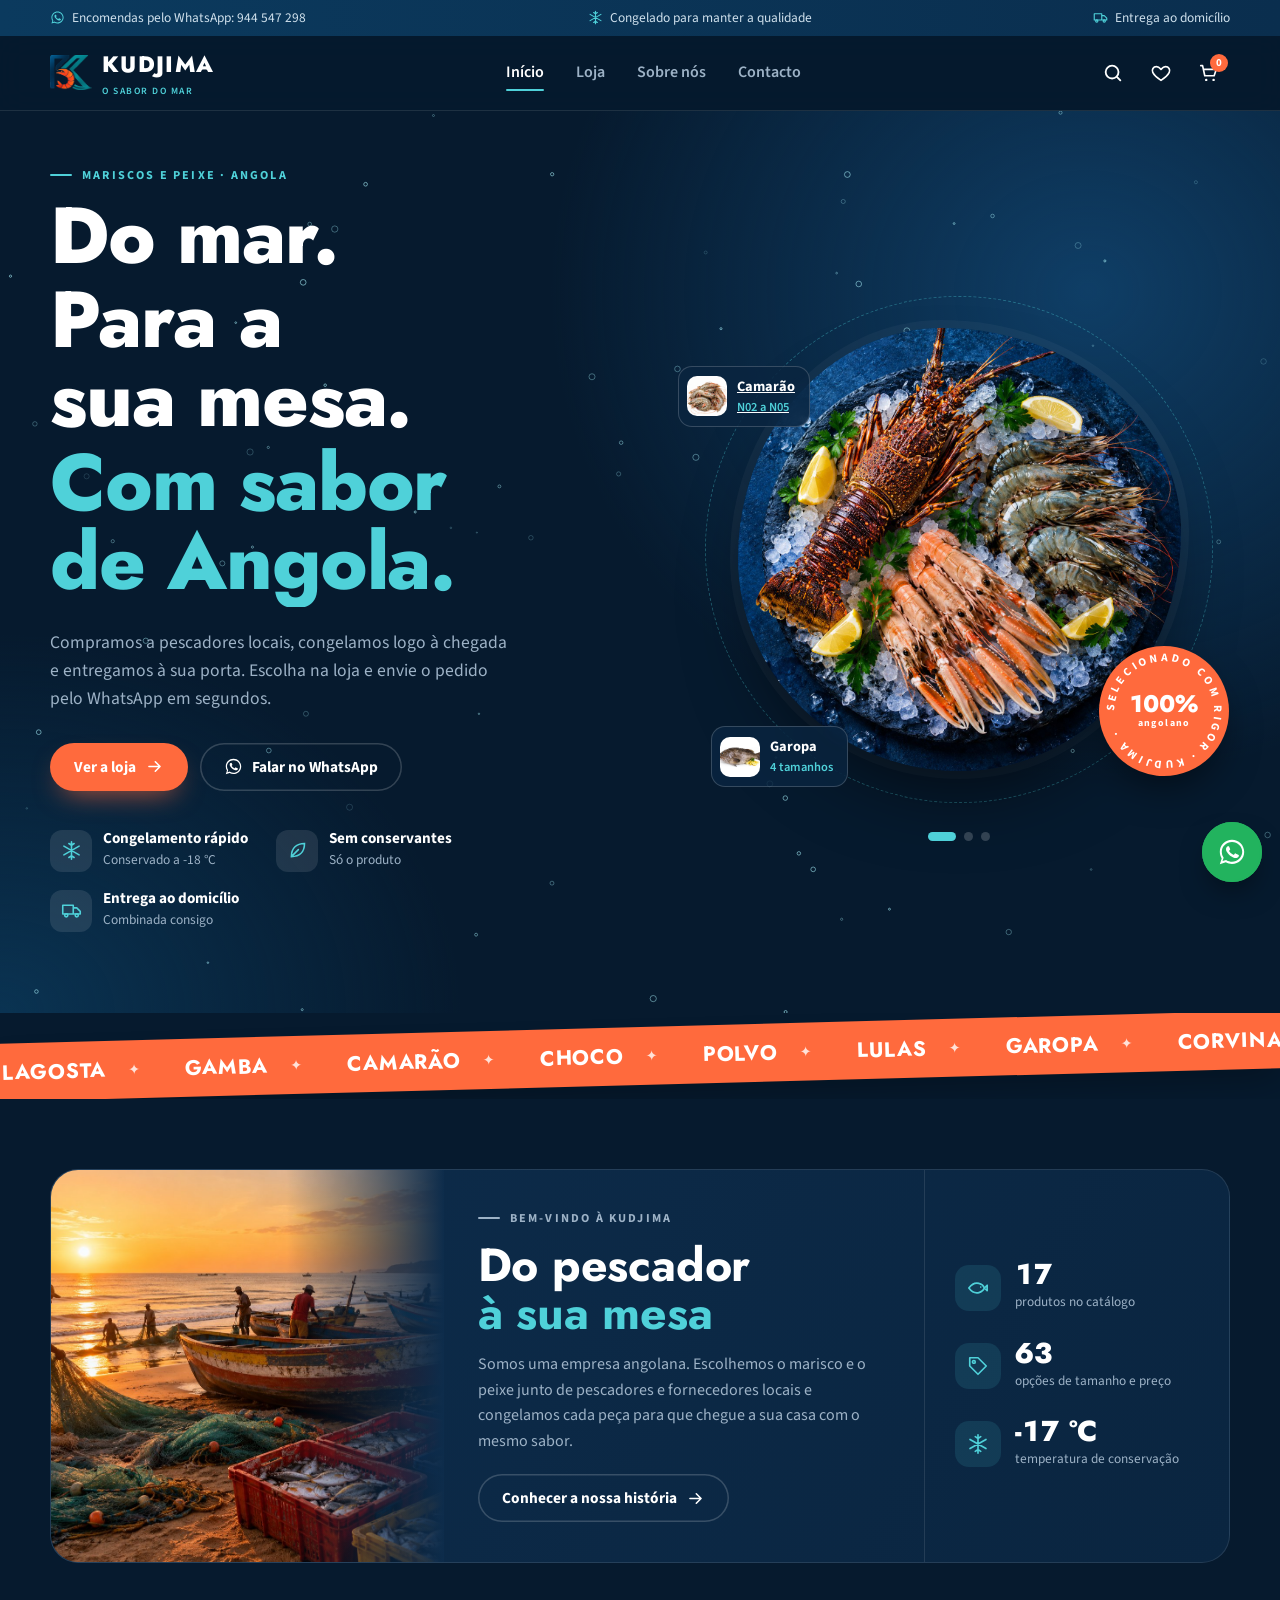
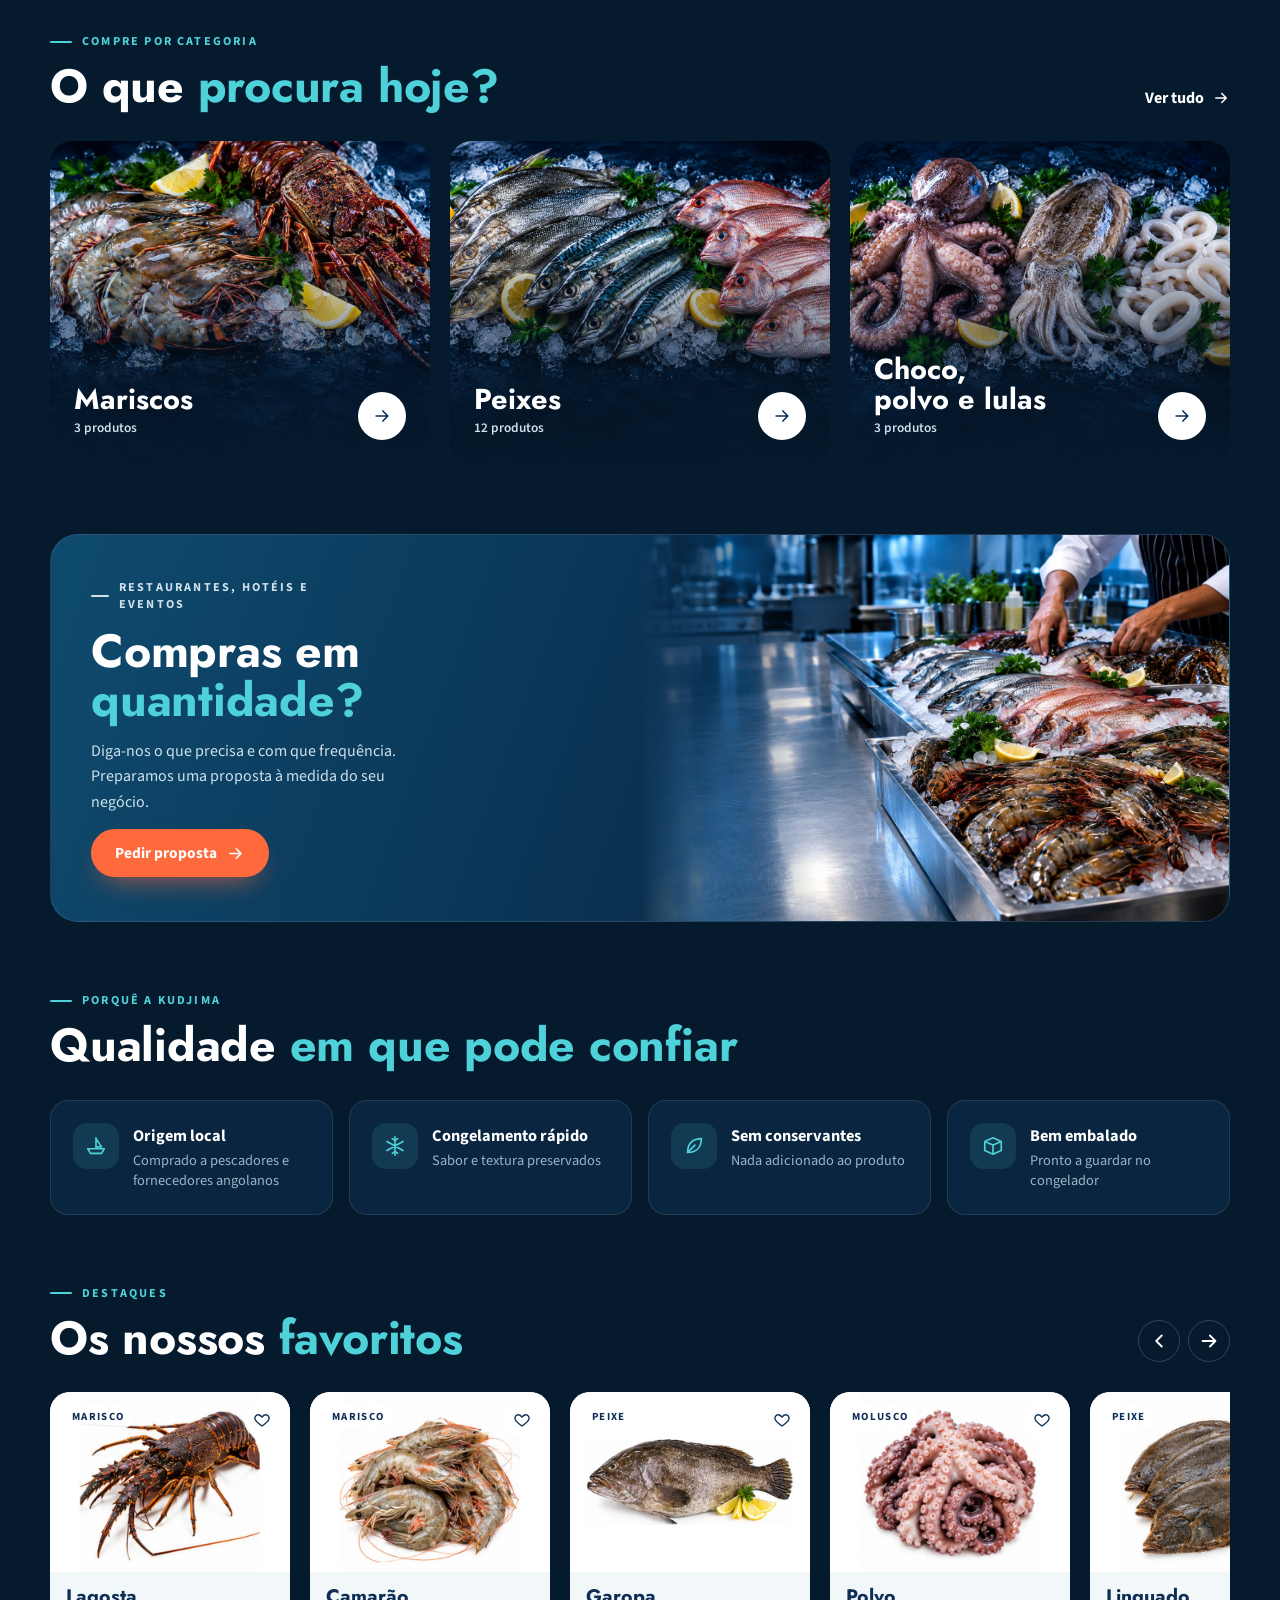
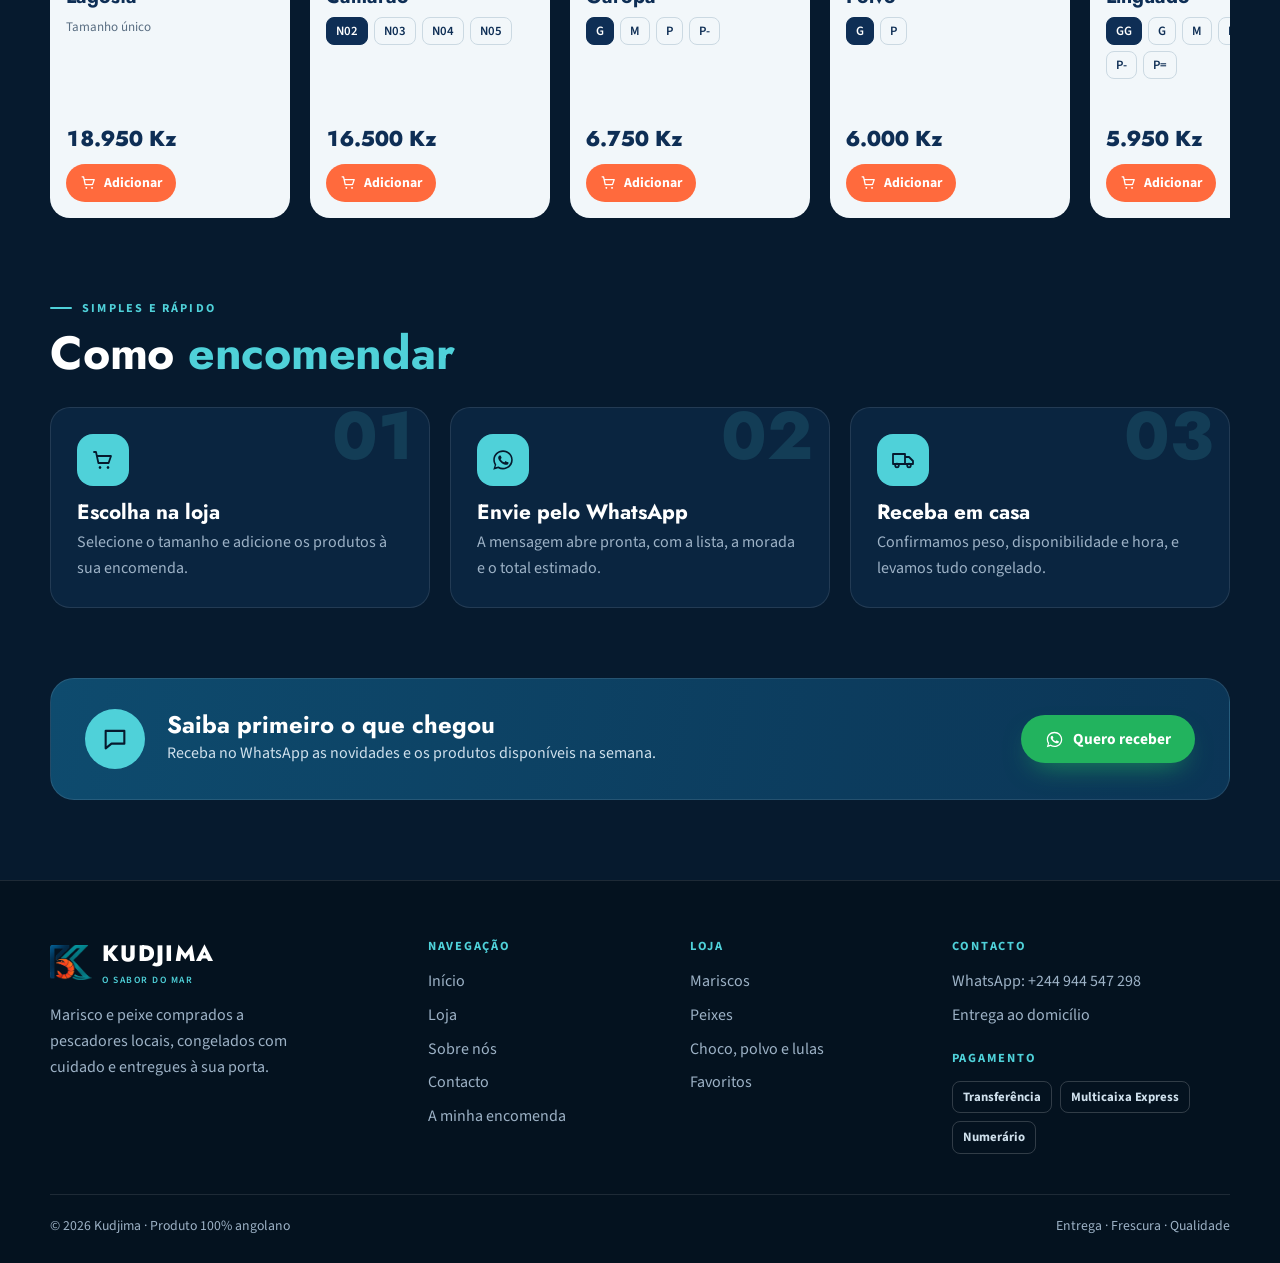
<file: index.html>
<!doctype html>
<html lang="pt">
<head>
<meta charset="utf-8">
<meta name="viewport" content="width=device-width, initial-scale=1, viewport-fit=cover">
<title>Kudjima Mariscos</title>
<meta name="description" content="Kudjima — O sabor do mar. Marisco e peixe selecionados, congelados com cuidado e entregues à sua porta. Encomendas pelo WhatsApp 944 547 298.">
<!-- Pré-visualização ao partilhar o link (WhatsApp, Facebook). Quando o site tiver domínio, troque "img/og-image.jpg" pelo endereço completo, ex.: https://SEU-DOMINIO/img/og-image.jpg -->
<meta property="og:title" content="Kudjima — O sabor do mar">
<meta property="og:description" content="Marisco e peixe selecionados, congelados com cuidado e entregues à sua porta. Encomende pelo WhatsApp.">
<meta property="og:image" content="img/og-image.jpg">
<meta property="og:type" content="website">
<link rel="icon" href="img/logo.png">

<link rel="preconnect" href="https://fonts.googleapis.com">
<link rel="stylesheet" href="https://fonts.googleapis.com/css2?family=Jost:wght@500;600;700;800&family=Source+Sans+3:wght@400;600;700&display=swap">
<link rel="stylesheet" href="assets/style.css">
</head>
<body>
<main id="page" data-page="home" class="page">
<section class="hero" style="padding-block:0">
  <canvas id="heroCanvas"></canvas>
  <div class="wrap">
    <div>
      <p class="kicker">Mariscos e peixe · Angola</p>
      <h1 class="h1"><span class="ln"><span>Do mar.</span></span><span class="ln"><span>Para a sua mesa.</span></span><span class="ln"><span><em>Com sabor de Angola.</em></span></span></h1>
      <p class="lead">Compramos a pescadores locais, congelamos logo à chegada e entregamos à sua porta. Escolha na loja e envie o pedido pelo WhatsApp em segundos.</p>
      <div class="ctas">
        <a class="btn btn-coral" href="loja.html">Ver a loja <svg class="arr" aria-hidden="true"><use href="#i-arrow"/></svg></a>
        <a class="btn btn-line" data-wa="Olá Kudjima! Gostaria de fazer uma encomenda." href="#"><svg aria-hidden="true"><use href="#i-wa"/></svg>Falar no WhatsApp</a>
      </div>
      <div class="trust">
        <div><span class="ic"><svg aria-hidden="true"><use href="#i-snow"/></svg></span><span><b>Congelamento rápido</b><small>Conservado a -18 °C</small></span></div>
        <div><span class="ic"><svg aria-hidden="true"><use href="#i-leaf"/></svg></span><span><b>Sem conservantes</b><small>Só o produto</small></span></div>
        <div><span class="ic"><svg aria-hidden="true"><use href="#i-truck"/></svg></span><span><b>Entrega ao domicílio</b><small>Combinada consigo</small></span></div>
      </div>
    </div>
    <div class="show">
      <div class="ring"></div>
      <div class="frame">
        <div class="slide on"><img src="img/hero-1.jpg" alt="Lagosta, lagostins e camarão sobre gelo"></div>
        <div class="slide"><img src="img/hero-2.jpg" alt="Garopa sobre gelo"></div>
        <div class="slide"><img src="img/hero-3.jpg" alt="Polvo, choco e lulas sobre gelo"></div>
      </div>
      <a class="chipf c1" href="produto.html#camarao"><img src="img/camarao.jpg" alt=""><span>Camarão<small>N02 a N05</small></span></a>
      <a class="chipf c2" href="produto.html#garopa" style="text-decoration:none"><img src="img/garopa.jpg" alt=""><span>Garopa<small>4 tamanhos</small></span></a>
      <div class="stamp"><svg class="txt" viewBox="0 0 130 130" aria-hidden="true"><defs><path id="circ" d="M65,65 m-50,0 a50,50 0 1,1 100,0 a50,50 0 1,1 -100,0"/></defs><text><textPath href="#circ">Selecionado com rigor · Kudjima · </textPath></text></svg><span class="core">100%<small>angolano</small></span></div>
      <div class="dots" id="dots"></div>
    </div>
  </div>
</section>

<div class="marqwrap" aria-hidden="true"><div class="marq"><div class="track" id="marq"></div></div></div>

<section>
  <div class="wrap">
    <div class="band rv">
      <div class="pic"><img src="img/sobre-pescador.jpg" alt="Pescadores a recolher as redes numa praia ao pôr do sol"></div>
      <div class="txt">
        <p class="kicker">Bem-vindo à Kudjima</p>
        <h2 class="h2">Do pescador <em>à sua mesa</em></h2>
        <p>Somos uma empresa angolana. Escolhemos o marisco e o peixe junto de pescadores e fornecedores locais e congelamos cada peça para que chegue a sua casa com o mesmo sabor.</p>
        <a class="btn btn-line" href="sobre.html">Conhecer a nossa história <svg class="arr" aria-hidden="true"><use href="#i-arrow"/></svg></a>
      </div>
      <div class="stats">
        <div class="stat"><span class="ic"><svg aria-hidden="true"><use href="#i-fish"/></svg></span><span><b data-to="18">18</b><small>produtos no catálogo</small></span></div>
        <div class="stat"><span class="ic"><svg aria-hidden="true"><use href="#i-tag"/></svg></span><span><b data-to="66">66</b><small>opções de tamanho e preço</small></span></div>
        <div class="stat"><span class="ic"><svg aria-hidden="true"><use href="#i-snow"/></svg></span><span><b data-to="18" data-pre="-" data-suf=" °C">-18 °C</b><small>temperatura de conservação</small></span></div>
      </div>
    </div>
  </div>
</section>

<section style="padding-top:0">
  <div class="wrap">
    <div class="head"><div><p class="kicker">Compre por categoria</p><h2 class="h2">O que <em>procura hoje?</em></h2></div><a class="more" href="loja.html">Ver tudo <svg aria-hidden="true"><use href="#i-arrow"/></svg></a></div>
    <div class="cats">
      <a class="catc rv" href="loja.html#mariscos"><img src="img/cat-mariscos.jpg" alt=""><div class="in"><div><h3>Mariscos</h3><small data-count="mariscos"></small></div><span class="go"><svg aria-hidden="true"><use href="#i-arrow"/></svg></span></div></a>
      <a class="catc rv" href="loja.html#peixes"><img src="img/cat-peixes.jpg" alt=""><div class="in"><div><h3>Peixes</h3><small data-count="peixes"></small></div><span class="go"><svg aria-hidden="true"><use href="#i-arrow"/></svg></span></div></a>
      <a class="catc rv" href="loja.html#moluscos"><img src="img/cat-moluscos.jpg" alt=""><div class="in"><div><h3>Choco, polvo e lulas</h3><small data-count="moluscos"></small></div><span class="go"><svg aria-hidden="true"><use href="#i-arrow"/></svg></span></div></a>
    </div>
  </div>
</section>

<section style="padding-top:0">
  <div class="wrap">
    <div class="promo rv">
      <div class="txt">
        <p class="kicker">Restaurantes, hotéis e eventos</p>
        <h2 class="h2">Compras em <em>quantidade?</em></h2>
        <p>Diga-nos o que precisa e com que frequência. Preparamos uma proposta à medida do seu negócio.</p>
        <a class="btn btn-coral" data-wa="Olá Kudjima! Represento um negócio e gostaria de uma proposta para encomendas em quantidade." href="#">Pedir proposta <svg class="arr" aria-hidden="true"><use href="#i-arrow"/></svg></a>
      </div>
      <div class="pic"><img src="img/banner-negocios.jpg" alt=""></div>
    </div>
  </div>
</section>

<section style="padding-top:0">
  <div class="wrap">
    <div class="head"><div><p class="kicker">Porquê a Kudjima</p><h2 class="h2">Qualidade <em>em que pode confiar</em></h2></div></div>
    <div class="feats">
      <div class="feat rv"><span class="ic"><svg aria-hidden="true"><use href="#i-boat"/></svg></span><span><b>Origem local</b><small>Comprado a pescadores e fornecedores angolanos</small></span></div>
      <div class="feat rv"><span class="ic"><svg aria-hidden="true"><use href="#i-snow"/></svg></span><span><b>Congelamento rápido</b><small>Sabor e textura preservados</small></span></div>
      <div class="feat rv"><span class="ic"><svg aria-hidden="true"><use href="#i-leaf"/></svg></span><span><b>Sem conservantes</b><small>Nada adicionado ao produto</small></span></div>
      <div class="feat rv"><span class="ic"><svg aria-hidden="true"><use href="#i-box"/></svg></span><span><b>Bem embalado</b><small>Pronto a guardar no congelador</small></span></div>
    </div>
  </div>
</section>

<section style="padding-top:0">
  <div class="wrap">
    <div class="head"><div><p class="kicker">Destaques</p><h2 class="h2">Os nossos <em>favoritos</em></h2></div>
      <div class="railnav"><button class="ib" id="railPrev" type="button" aria-label="Anterior" style="border:1px solid var(--line-2)"><svg aria-hidden="true"><use href="#i-left"/></svg></button><button class="ib" id="railNext" type="button" aria-label="Seguinte" style="border:1px solid var(--line-2)"><svg aria-hidden="true"><use href="#i-arrow"/></svg></button></div></div>
    <div class="rail" id="rail"></div>
  </div>
</section>

<section style="padding-top:0">
  <div class="wrap">
    <div class="head"><div><p class="kicker">Simples e rápido</p><h2 class="h2">Como <em>encomendar</em></h2></div></div>
    <ol class="steps">
      <li class="rv"><span class="ic"><svg aria-hidden="true"><use href="#i-cart"/></svg></span><h3>Escolha na loja</h3><p>Selecione o tamanho e adicione os produtos à sua encomenda.</p></li>
      <li class="rv"><span class="ic"><svg aria-hidden="true"><use href="#i-wa"/></svg></span><h3>Envie pelo WhatsApp</h3><p>A mensagem abre pronta, com a lista, a morada e o total estimado.</p></li>
      <li class="rv"><span class="ic"><svg aria-hidden="true"><use href="#i-truck"/></svg></span><h3>Receba em casa</h3><p>Confirmamos peso, disponibilidade e hora, e levamos tudo congelado.</p></li>
    </ol>
  </div>
</section>

<section style="padding-block:0">
  <div class="wrap">
    <div class="news rv">
      <span class="ic"><svg aria-hidden="true"><use href="#i-chat"/></svg></span>
      <div><h3>Saiba primeiro o que chegou</h3><p>Receba no WhatsApp as novidades e os produtos disponíveis na semana.</p></div>
      <a class="btn btn-wa" data-wa="Olá Kudjima! Quero receber as novidades e os produtos disponíveis." href="#"><svg aria-hidden="true"><use href="#i-wa"/></svg>Quero receber</a>
    </div>
  </div>
</section>
</main>
<script src="assets/app.js" charset="utf-8"></script>
</body>
</html>
</file>
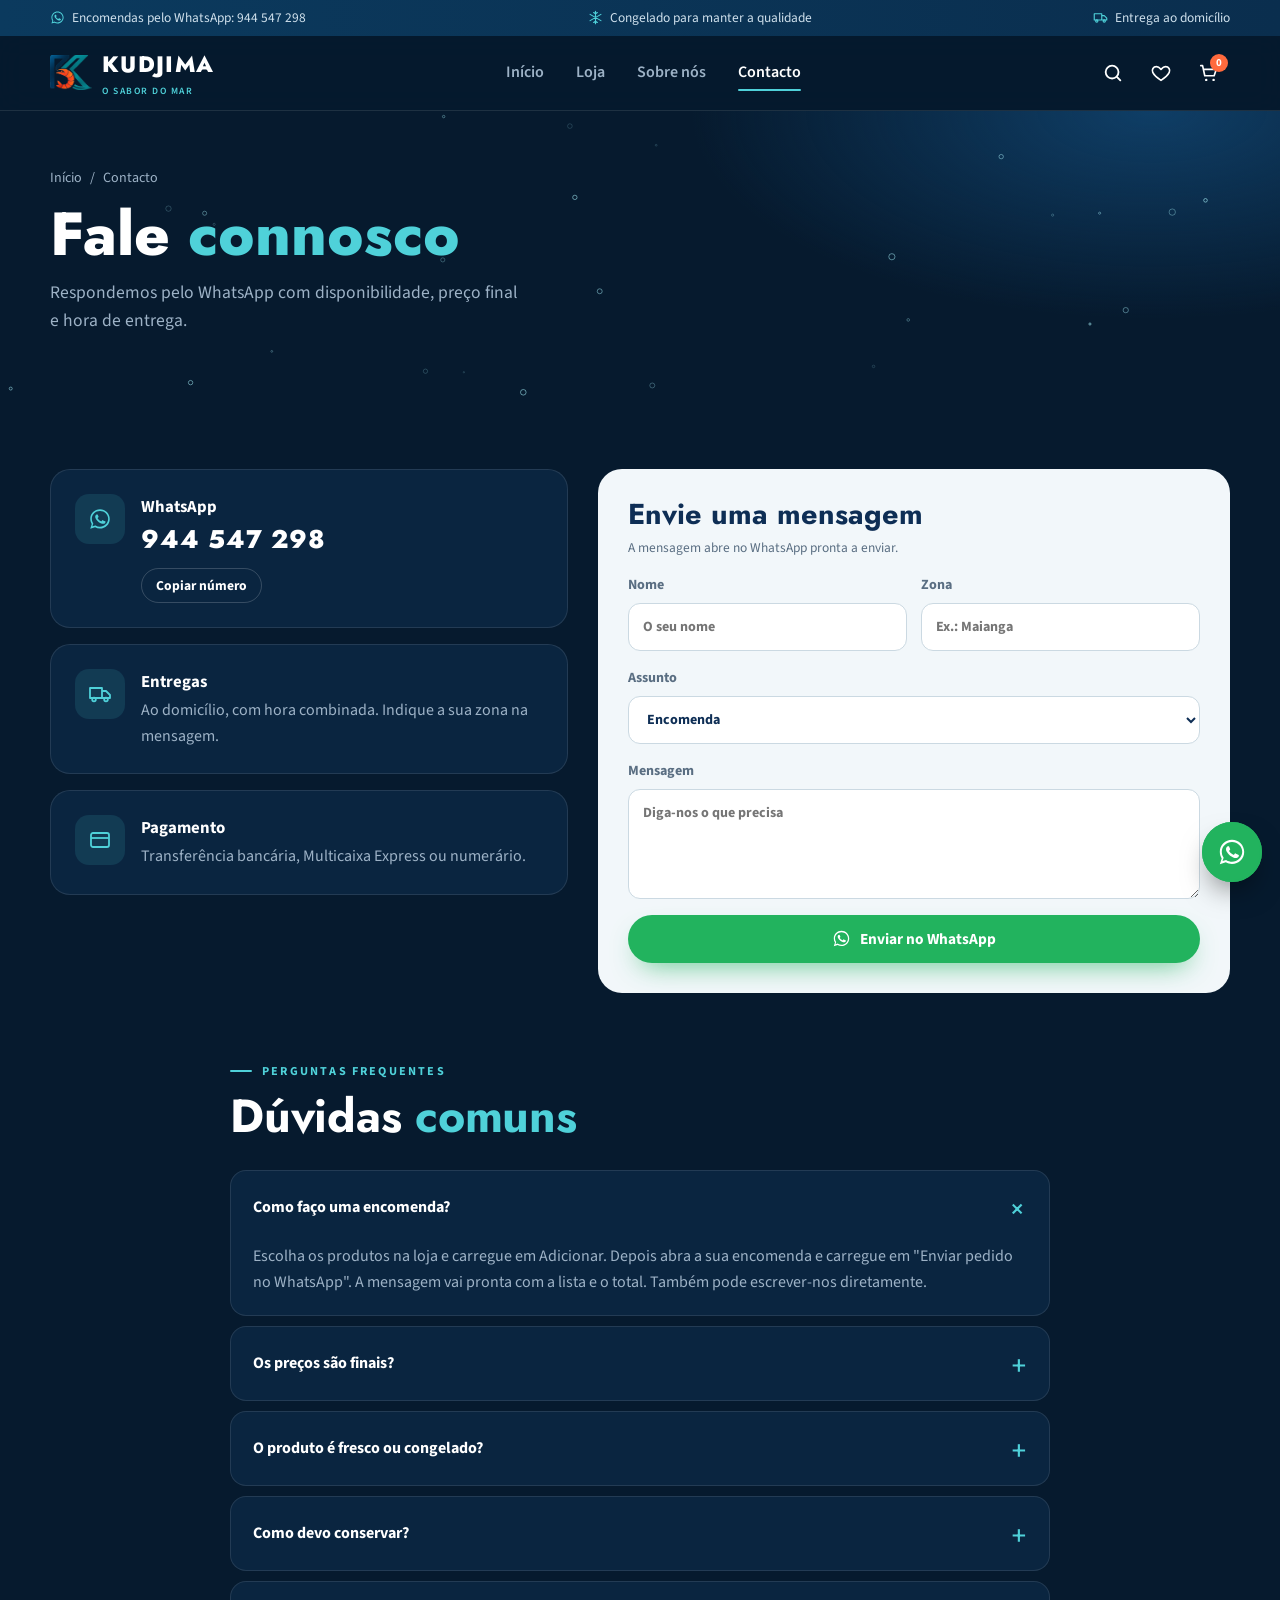
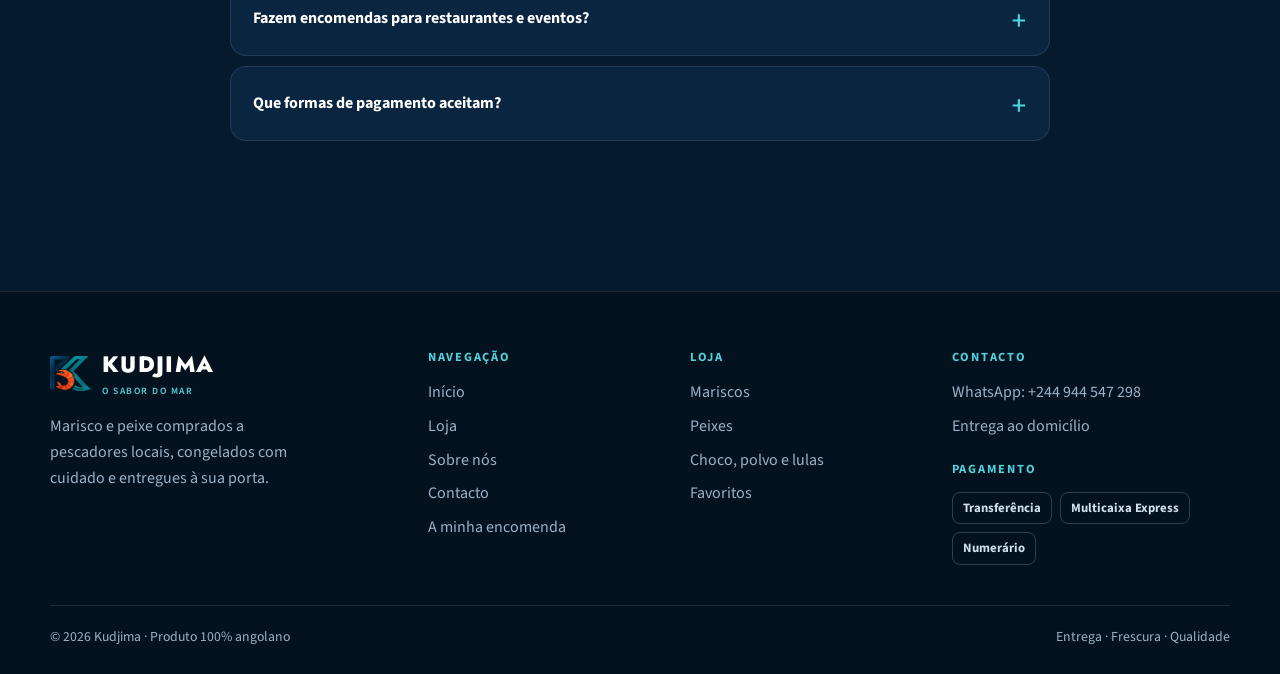
<file: contacto.html>
<!doctype html>
<html lang="pt">
<head>
<meta charset="utf-8">
<meta name="viewport" content="width=device-width, initial-scale=1, viewport-fit=cover">
<title>Contacto · Kudjima</title>
<link rel="preconnect" href="https://fonts.googleapis.com">
<link rel="stylesheet" href="https://fonts.googleapis.com/css2?family=Jost:wght@500;600;700;800&family=Source+Sans+3:wght@400;600;700&display=swap">
<link rel="stylesheet" href="assets/style.css">
<style>:root{padding-top:env(safe-area-inset-top,0px);padding-bottom:env(safe-area-inset-bottom,0px)}</style>
</head>
<body>
<main id="page" data-page="contact" class="page">
<section class="ptitle"><canvas id="ptCanvas"></canvas><div class="wrap">
<nav class="crumbs" aria-label="Caminho"><a href="index.html">Início</a><span>/</span><span>Contacto</span></nav>
<h1>Fale <em style="font-style:normal;color:var(--aqua)">connosco</em></h1><p class="lead" style="margin-top:12px">Respondemos pelo WhatsApp com disponibilidade, preço final e hora de entrega.</p></div></section>
<section>
  <div class="wrap cgrid">
    <div style="display:grid;gap:16px">
      <div class="ccard rv"><span class="ic"><svg aria-hidden="true"><use href="#i-wa"/></svg></span><div><b>WhatsApp</b><div class="big" id="numTxt">944 547 298</div><button class="mini" id="copyNum" type="button">Copiar número</button></div></div>
      <div class="ccard rv"><span class="ic"><svg aria-hidden="true"><use href="#i-truck"/></svg></span><div><b>Entregas</b><p>Ao domicílio, com hora combinada. Indique a sua zona na mensagem.</p></div></div>
      <div class="ccard rv"><span class="ic"><svg aria-hidden="true"><use href="#i-card"/></svg></span><div><b>Pagamento</b><p>Transferência bancária, Multicaixa Express ou numerário.</p></div></div>
    </div>
    <form class="form rv" id="cform" novalidate>
      <h2>Envie uma mensagem</h2>
      <p class="note" style="margin-top:-8px">A mensagem abre no WhatsApp pronta a enviar.</p>
      <div class="two">
        <label for="cName">Nome<input id="cName" type="text" autocomplete="name" placeholder="O seu nome"></label>
        <label for="cZone">Zona<input id="cZone" type="text" placeholder="Ex.: Maianga"></label>
      </div>
      <label for="cType">Assunto<select id="cType"><option>Encomenda</option><option>Pedido para restaurante, hotel ou evento</option><option>Disponibilidade de um produto</option><option>Outro assunto</option></select></label>
      <label for="cMsg">Mensagem<textarea id="cMsg" placeholder="Diga-nos o que precisa"></textarea></label>
      <p class="err" id="cErr" hidden></p>
      <a class="btn btn-wa" id="cSend" href="#"><svg aria-hidden="true"><use href="#i-wa"/></svg>Enviar no WhatsApp</a>
    </form>
  </div>
</section>
<section style="padding-top:0">
  <div class="wrap" style="max-width:860px">
    <div class="head"><div><p class="kicker">Perguntas frequentes</p><h2 class="h2">Dúvidas <em>comuns</em></h2></div></div>
    <div class="faq">
      <details open><summary>Como faço uma encomenda?</summary><p>Escolha os produtos na loja e carregue em Adicionar. Depois abra a sua encomenda e carregue em "Enviar pedido no WhatsApp". A mensagem vai pronta com a lista e o total. Também pode escrever-nos diretamente.</p></details>
      <details><summary>Os preços são finais?</summary><p>Os preços da loja são os do nosso catálogo atual. O valor final depende do peso e da disponibilidade, que confirmamos consigo no WhatsApp antes da entrega.</p></details>
      <details><summary>O produto é fresco ou congelado?</summary><p>Compramos o produto fresco e congelamo-lo logo à chegada, a -18 °C, para manter o sabor e a qualidade até chegar a sua casa.</p></details>
      <details><summary>Como devo conservar?</summary><p>Guarde no congelador. Descongele no frigorífico, de véspera, e não volte a congelar depois de descongelado.</p></details>
      <details><summary>Fazem encomendas para restaurantes e eventos?</summary><p>Sim. Escolha o assunto "Pedido para restaurante, hotel ou evento" no formulário e diga-nos as quantidades e a frequência. Preparamos uma proposta.</p></details>
      <details><summary>Que formas de pagamento aceitam?</summary><p>Transferência bancária, Multicaixa Express ou numerário na entrega.</p></details>
    </div>
  </div>
</section>
</main>
<script src="assets/app.js" charset="utf-8"></script>
</body>
</html>
</file>
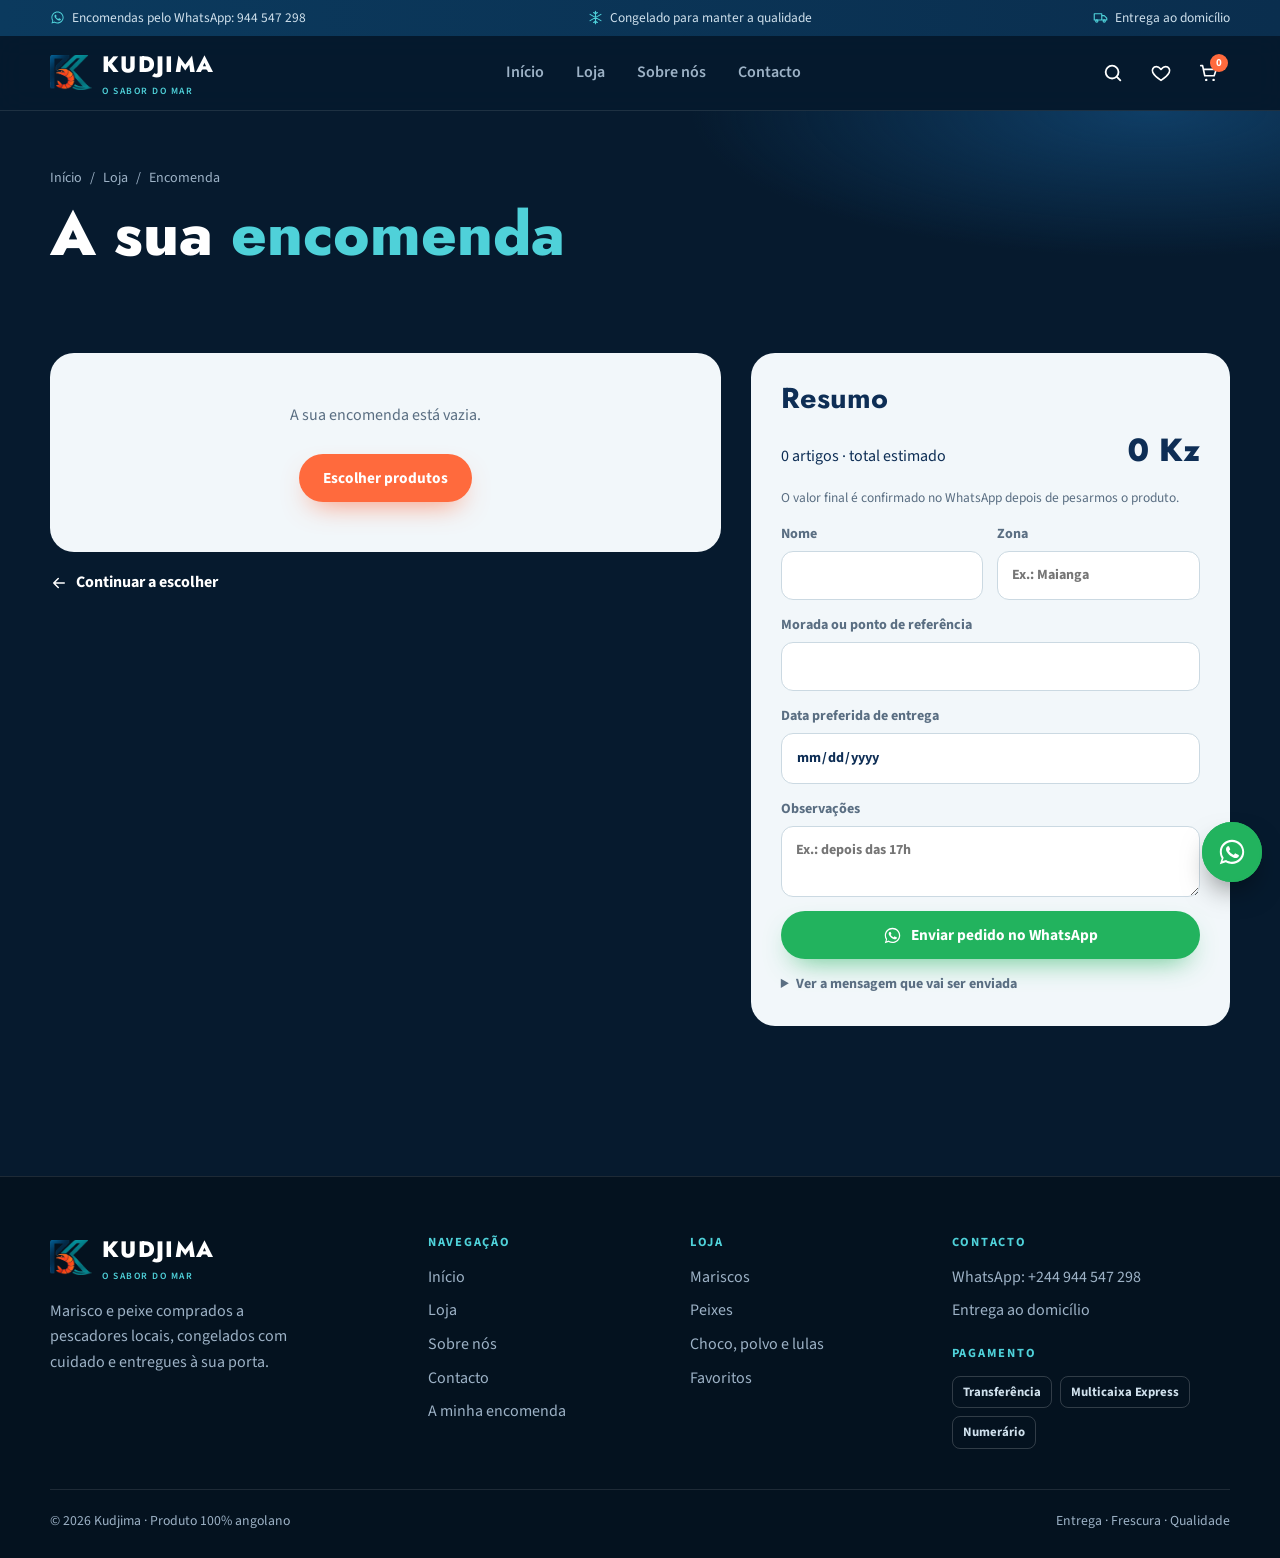
<file: encomenda.html>
<!doctype html>
<html lang="pt">
<head>
<meta charset="utf-8">
<meta name="viewport" content="width=device-width, initial-scale=1, viewport-fit=cover">
<title>A minha encomenda · Kudjima</title>
<link rel="preconnect" href="https://fonts.googleapis.com">
<link rel="stylesheet" href="https://fonts.googleapis.com/css2?family=Jost:wght@500;600;700;800&family=Source+Sans+3:wght@400;600;700&display=swap">
<link rel="stylesheet" href="assets/style.css">
<style>:root{padding-top:env(safe-area-inset-top,0px);padding-bottom:env(safe-area-inset-bottom,0px)}</style>
</head>
<body>
<main id="page" data-page="order" class="page">
<section class="ptitle"><canvas id="ptCanvas"></canvas><div class="wrap">
<nav class="crumbs" aria-label="Caminho"><a href="index.html">Início</a><span>/</span><a href="loja.html">Loja</a><span>/</span><span>Encomenda</span></nav>
<h1>A sua <em style="font-style:normal;color:var(--aqua)">encomenda</em></h1></div></section>
<section style="padding-top:40px">
  <div class="wrap order">
    <div style="min-width:0">
      <div class="olist" id="olist"></div>
      <a class="more" href="loja.html" style="margin-top:18px"><svg aria-hidden="true" style="transform:rotate(180deg)"><use href="#i-arrow"/></svg>Continuar a escolher</a>
    </div>
    <div class="osum">
      <form class="form" id="oform" novalidate>
        <h2>Resumo</h2>
        <div class="tline"><span><span id="oCount">0</span> artigos · total estimado</span><b id="oTot">0 Kz</b></div>
        <p class="note">O valor final é confirmado no WhatsApp depois de pesarmos o produto.</p>
        <div class="two">
          <label for="oName">Nome<input id="oName" type="text" autocomplete="name"></label>
          <label for="oZone">Zona<input id="oZone" type="text" placeholder="Ex.: Maianga"></label>
        </div>
        <label for="oAddr">Morada ou ponto de referência<input id="oAddr" type="text" autocomplete="street-address"></label>
        <label for="oDate">Data preferida de entrega<input id="oDate" type="date"></label>
        <label for="oObs">Observações<textarea id="oObs" placeholder="Ex.: depois das 17h" style="min-height:70px"></textarea></label>
        <a class="btn btn-wa" id="oSend" href="#"><svg aria-hidden="true"><use href="#i-wa"/></svg>Enviar pedido no WhatsApp</a>
        <details><summary style="cursor:pointer;font-weight:700;font-size:.88rem;color:var(--card-muted)">Ver a mensagem que vai ser enviada</summary><pre id="oPrev" style="white-space:pre-wrap;font:400 .88rem var(--body);background:#fff;border-radius:12px;padding:12px;margin:10px 0 0;border:1px solid #DCE6EC"></pre></details>
      </form>
    </div>
  </div>
</section>
</main>
<script src="assets/app.js" charset="utf-8"></script>
</body>
</html>
</file>
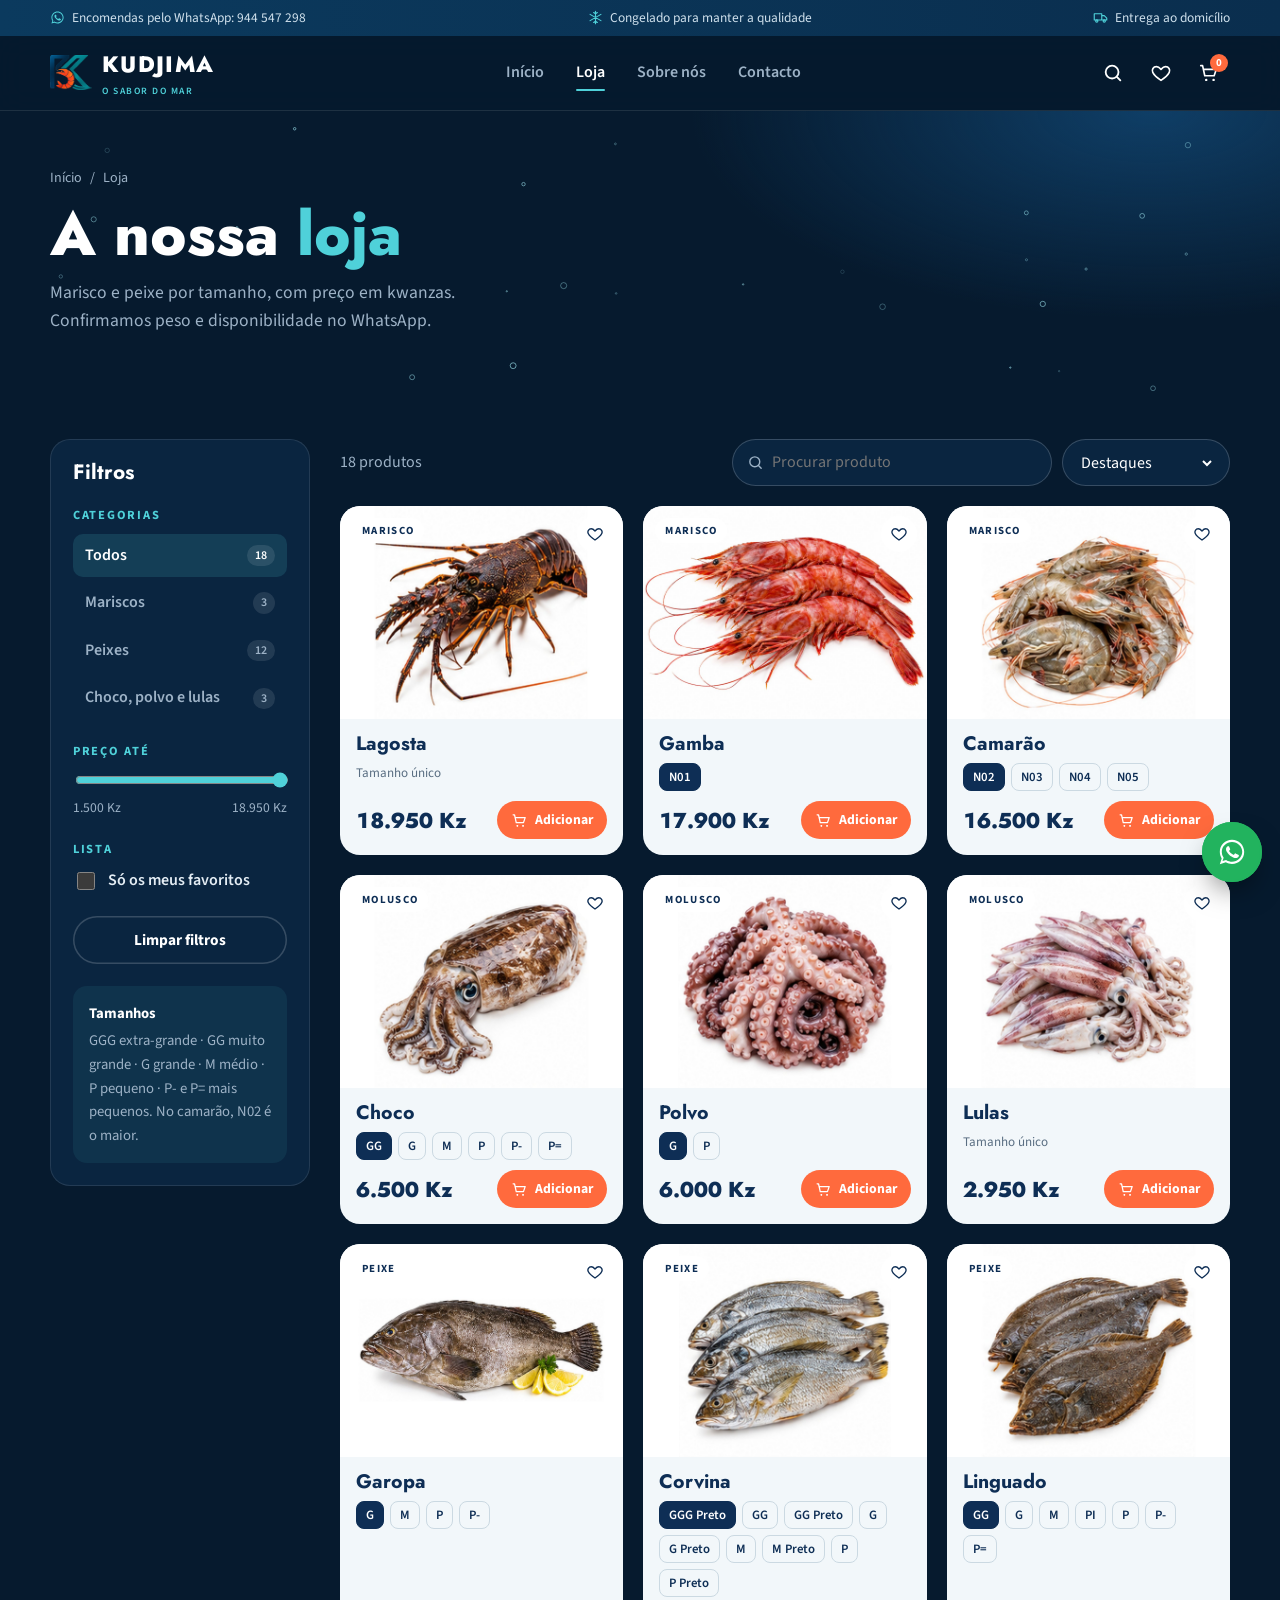
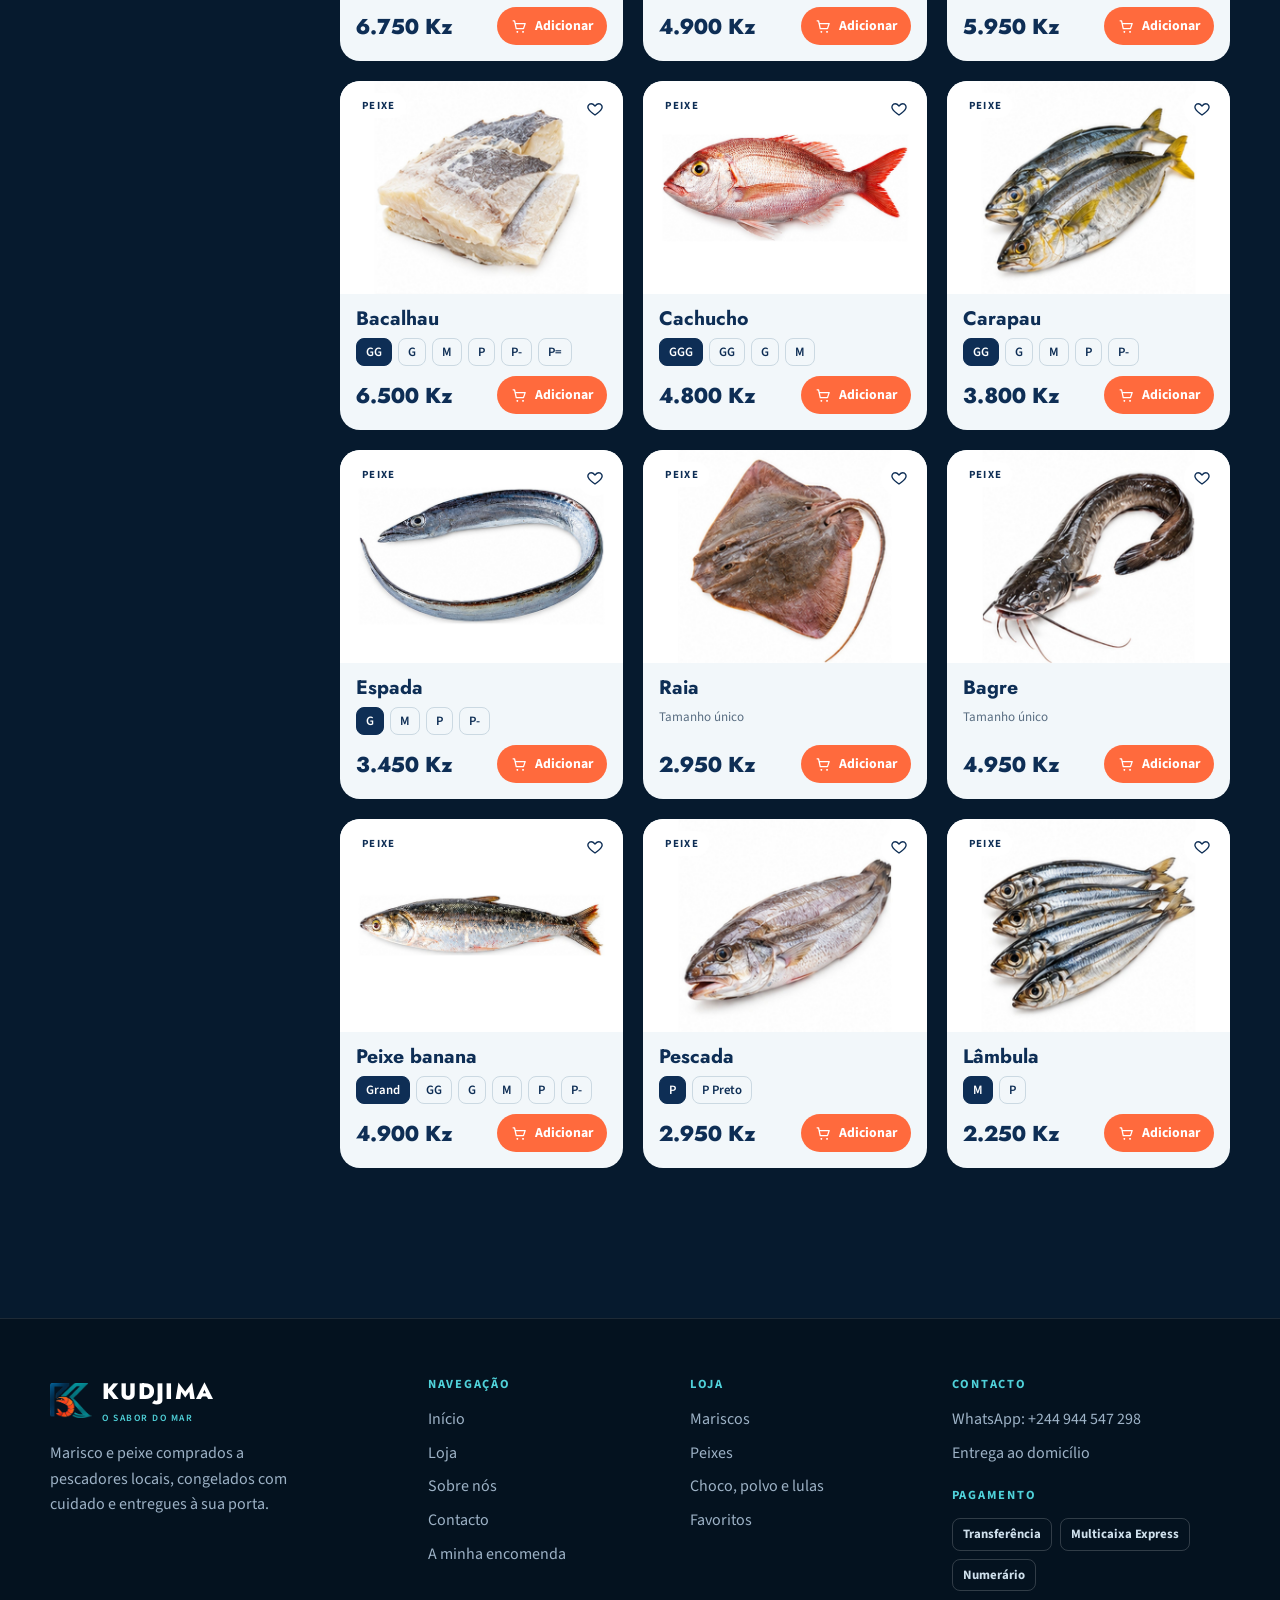
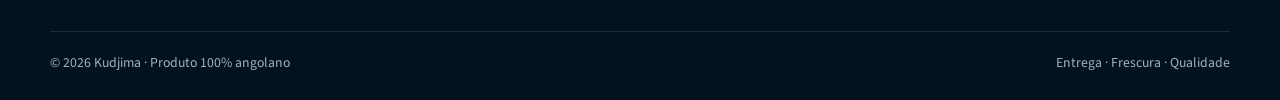
<file: loja.html>
<!doctype html>
<html lang="pt">
<head>
<meta charset="utf-8">
<meta name="viewport" content="width=device-width, initial-scale=1, viewport-fit=cover">
<title>Loja · Kudjima</title>
<link rel="preconnect" href="https://fonts.googleapis.com">
<link rel="stylesheet" href="https://fonts.googleapis.com/css2?family=Jost:wght@500;600;700;800&family=Source+Sans+3:wght@400;600;700&display=swap">
<link rel="stylesheet" href="assets/style.css">
<style>:root{padding-top:env(safe-area-inset-top,0px);padding-bottom:env(safe-area-inset-bottom,0px)}</style>
</head>
<body>
<main id="page" data-page="shop" class="page">
<section class="ptitle"><canvas id="ptCanvas"></canvas><div class="wrap">
<nav class="crumbs" aria-label="Caminho"><a href="index.html">Início</a><span>/</span><span>Loja</span></nav>
<h1>A nossa <em style="font-style:normal;color:var(--aqua)">loja</em></h1><p class="lead" style="margin-top:12px">Marisco e peixe por tamanho, com preço em kwanzas. Confirmamos peso e disponibilidade no WhatsApp.</p></div></section>
<section style="padding-top:40px">
  <div class="wrap shop">
    <aside class="side" id="side" aria-label="Filtros">
      <div style="display:flex;justify-content:space-between;align-items:center"><h3 style="font-size:1.3rem">Filtros</h3><button class="x fbtn" id="closeFilters" type="button" aria-label="Fechar filtros">✕</button></div>
      <div><h4>Categorias</h4><div class="opts" id="cats"></div></div>
      <div><h4>Preço até</h4><input class="range" id="price" type="range" min="1500"><div class="rangev"><span>1.500 Kz</span><span id="priceV"></span></div></div>
      <div><h4>Lista</h4><label class="check"><input type="checkbox" id="onlyFav">Só os meus favoritos</label></div>
      <button class="btn btn-line" id="reset" type="button">Limpar filtros</button>
      <div style="background:rgba(79,209,217,.08);border-radius:14px;padding:16px;font-size:.92rem;color:var(--muted)"><b style="color:#fff;display:block;margin-bottom:4px">Tamanhos</b>GGG extra-grande · GG muito grande · G grande · M médio · P pequeno · P- e P= mais pequenos. No camarão, N02 é o maior.</div>
    </aside>
    <div style="min-width:0">
      <div class="shopbar">
        <div style="display:flex;gap:10px;align-items:center;flex-wrap:wrap">
          <button class="btn btn-line fbtn" id="openFilters" type="button" style="padding:10px 16px"><svg aria-hidden="true"><use href="#i-filter"/></svg>Filtros</button>
          <span class="count" id="count"></span>
        </div>
        <div style="display:flex;gap:10px;flex-wrap:wrap;flex:1;justify-content:flex-end">
          <label class="field" for="q" style="flex:1 1 200px;max-width:320px"><svg aria-hidden="true"><use href="#i-search"/></svg><input id="q" type="search" placeholder="Procurar produto" style="width:100%"></label>
          <label class="field" for="sort"><select id="sort" aria-label="Ordenar"><option value="rel">Destaques</option><option value="asc">Preço: mais baixo</option><option value="desc">Preço: mais alto</option><option value="az">Nome A–Z</option></select></label>
        </div>
      </div>
      <div class="grid" id="grid"></div>
    </div>
  </div>
</section>
</main>
<script src="assets/app.js" charset="utf-8"></script>
</body>
</html>
</file>
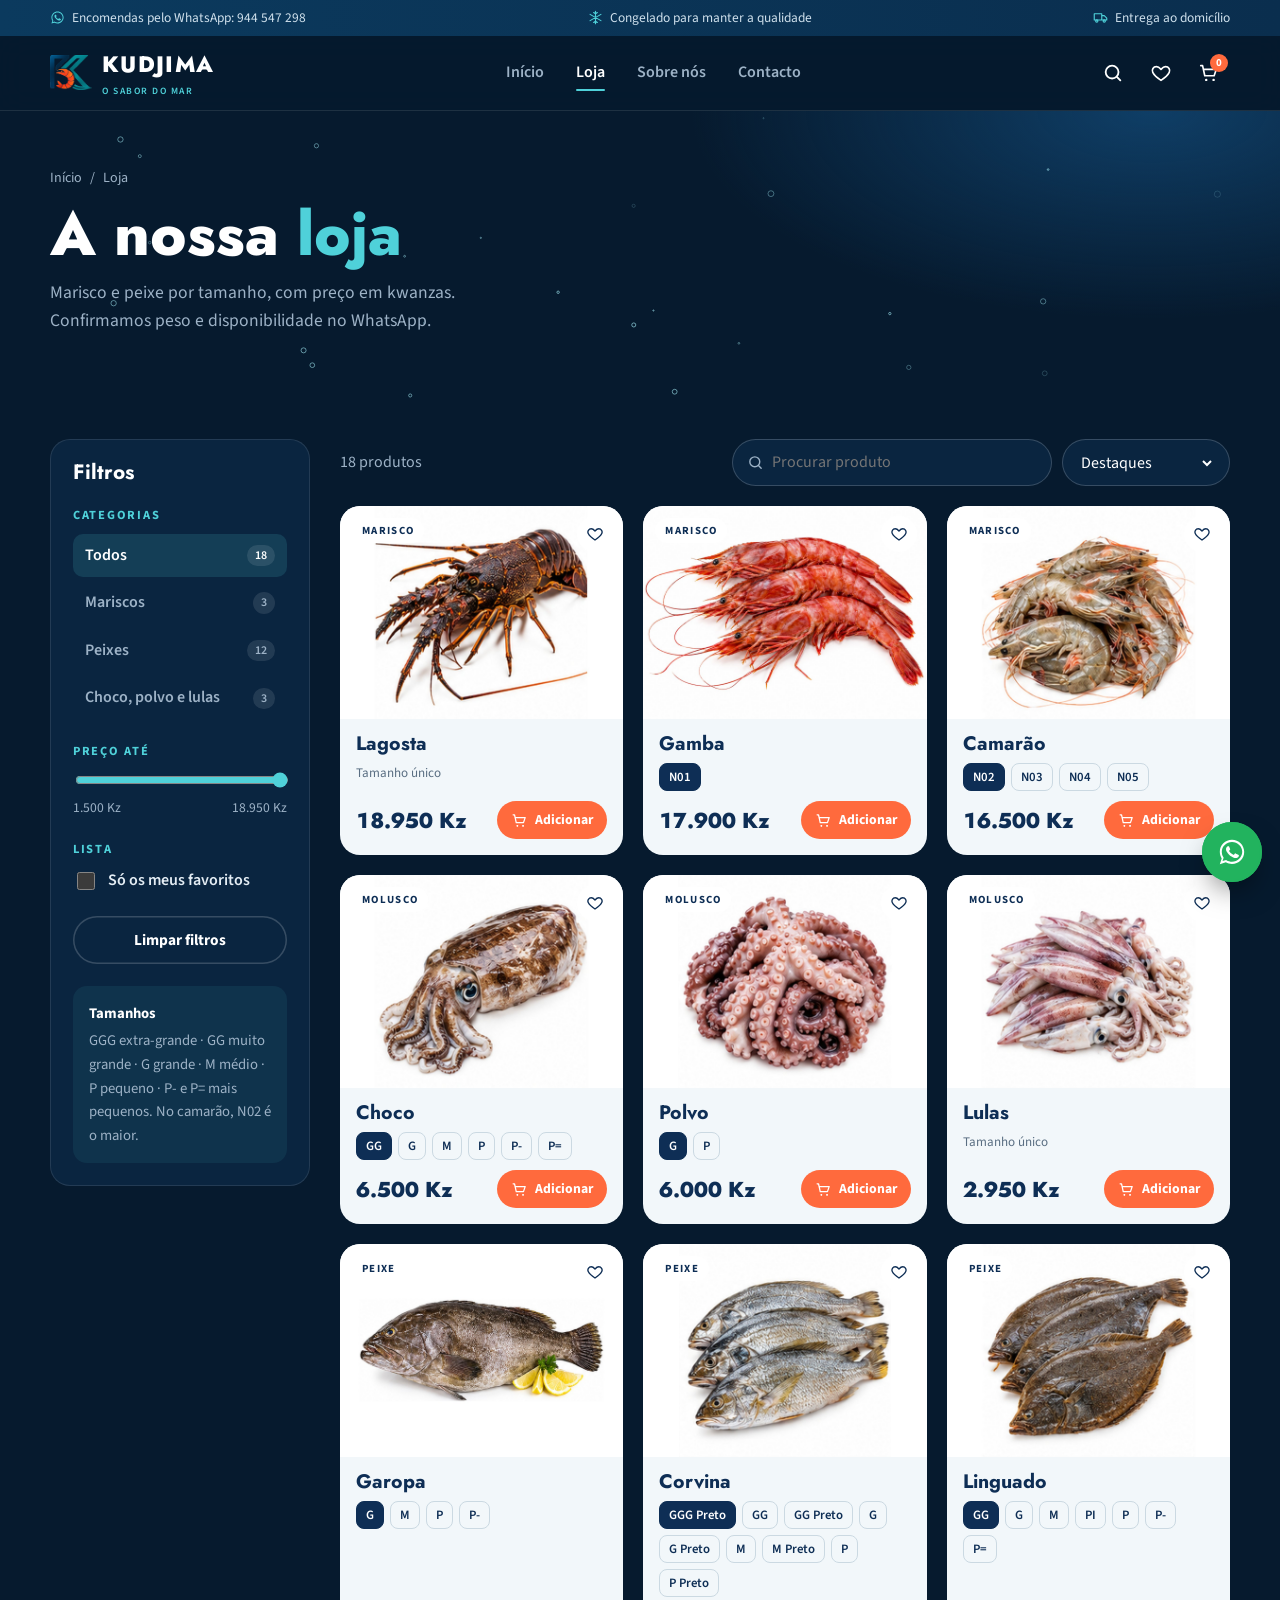
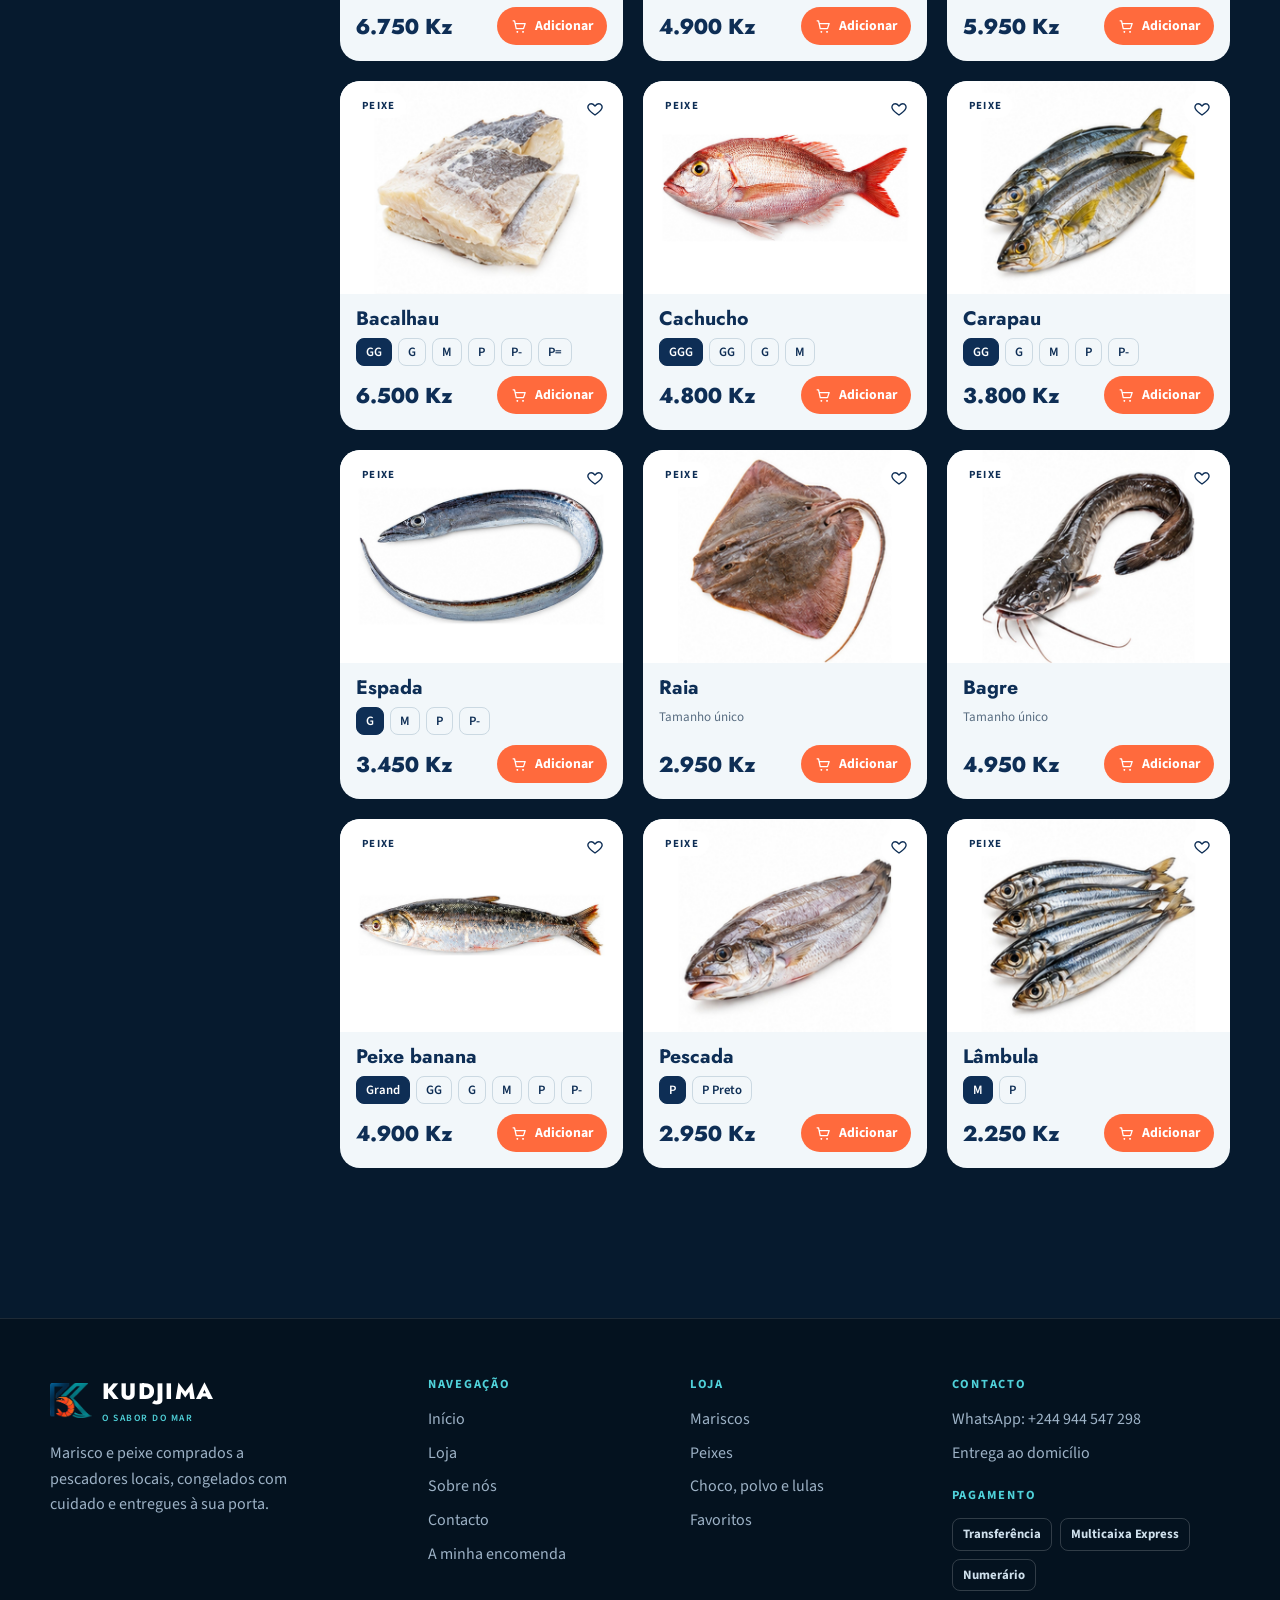
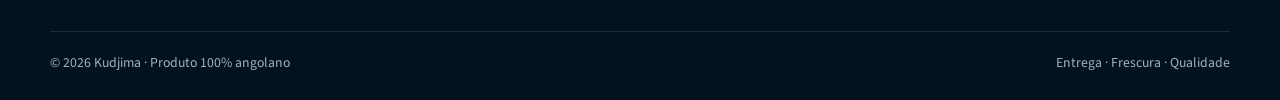
<file: produto.html>
<!doctype html>
<html lang="pt">
<head>
<meta charset="utf-8">
<meta name="viewport" content="width=device-width, initial-scale=1, viewport-fit=cover">
<title>Produto · Kudjima</title>
<link rel="preconnect" href="https://fonts.googleapis.com">
<link rel="stylesheet" href="https://fonts.googleapis.com/css2?family=Jost:wght@500;600;700;800&family=Source+Sans+3:wght@400;600;700&display=swap">
<link rel="stylesheet" href="assets/style.css">
<style>:root{padding-top:env(safe-area-inset-top,0px);padding-bottom:env(safe-area-inset-bottom,0px)}</style>
</head>
<body>
<main id="page" data-page="product" class="page">
<section style="padding-top:34px">
  <div class="wrap">
    <nav class="crumbs" aria-label="Caminho"><a href="index.html">Início</a><span>/</span><a href="loja.html">Loja</a><span>/</span><a id="crumbGrp" href="loja.html"></a><span>/</span><span id="crumbName" style="color:#fff"></span></nav>
    <div class="pd" id="pd" style="margin-top:20px"></div>
  </div>
</section>
<section style="padding-top:20px">
  <div class="wrap">
    <div class="head"><div><p class="kicker">Também vai gostar</p><h2 class="h2">Da mesma <em>categoria</em></h2></div>
      <div class="railnav"><button class="ib" id="railPrev" type="button" aria-label="Anterior" style="border:1px solid var(--line-2)"><svg aria-hidden="true"><use href="#i-left"/></svg></button><button class="ib" id="railNext" type="button" aria-label="Seguinte" style="border:1px solid var(--line-2)"><svg aria-hidden="true"><use href="#i-arrow"/></svg></button></div></div>
    <div class="rail" id="rail"></div>
  </div>
</section>
</main>
<script src="assets/app.js" charset="utf-8"></script>
</body>
</html>
</file>
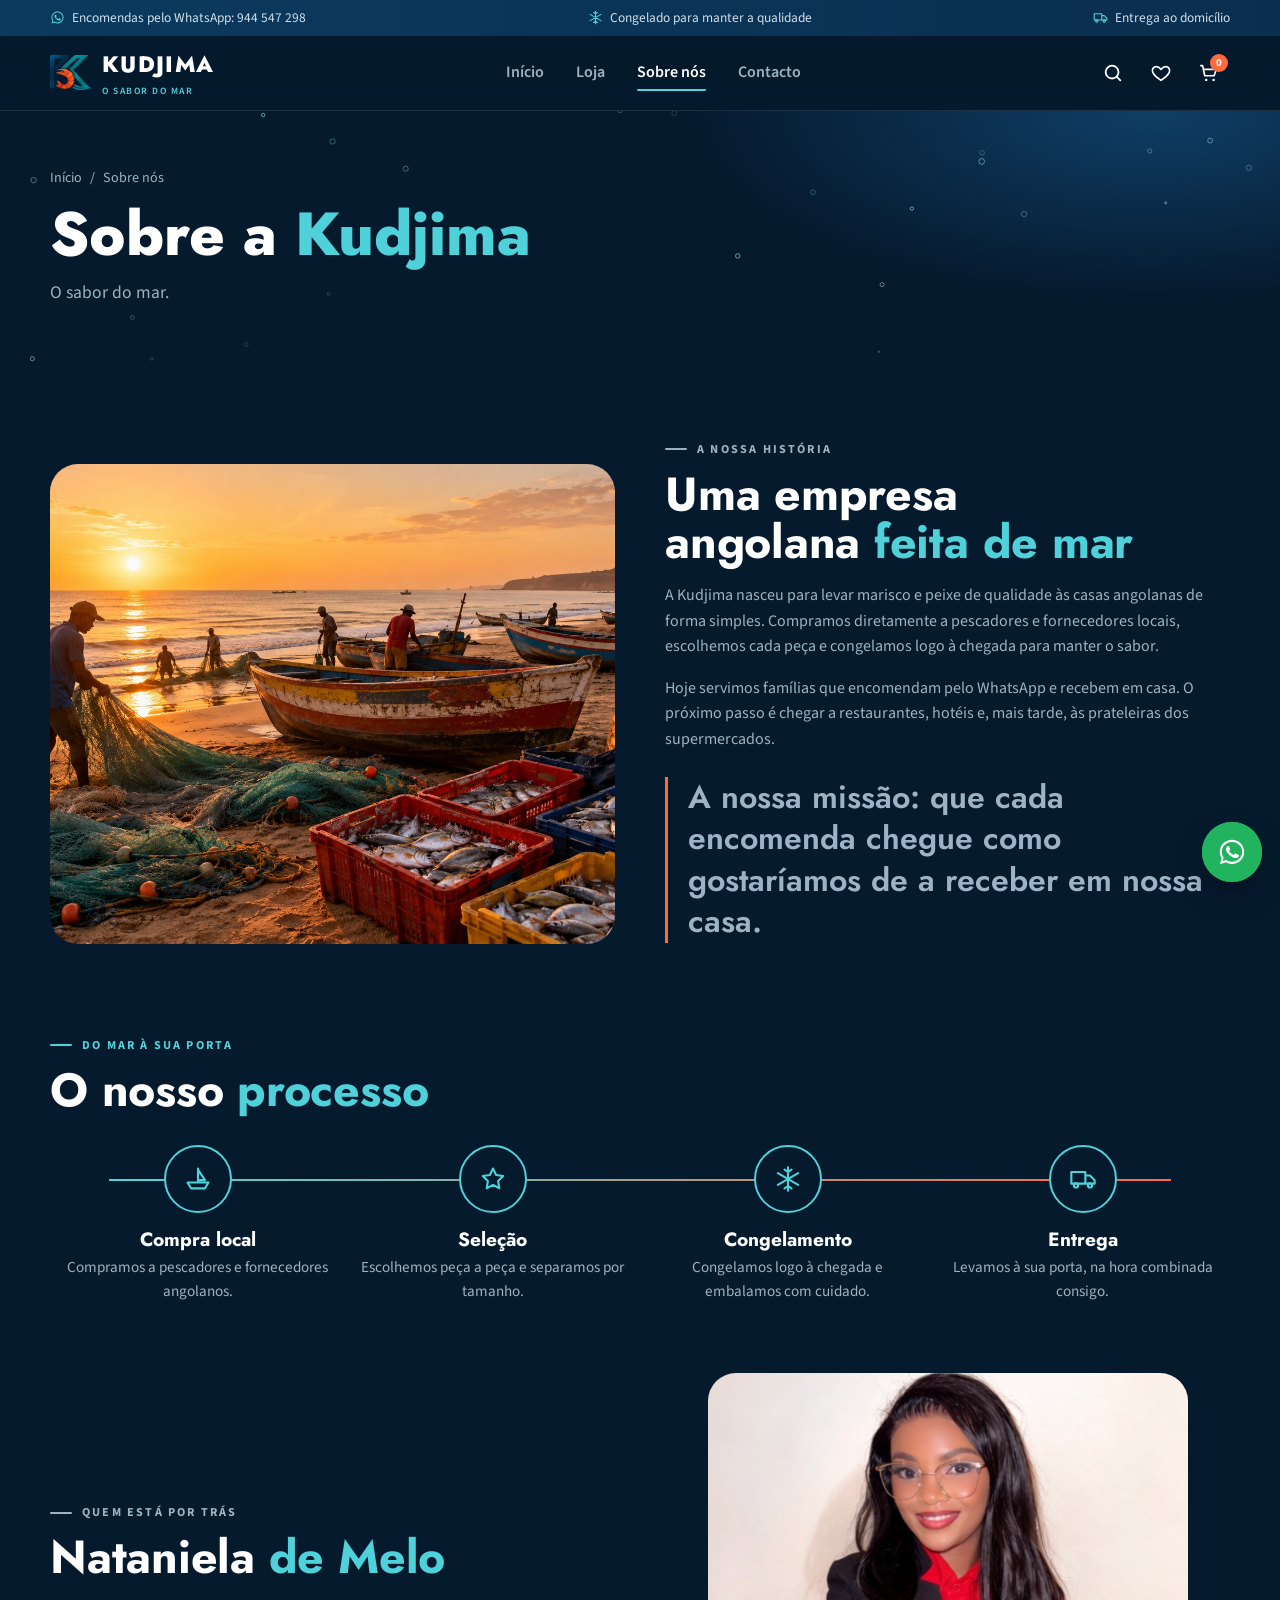
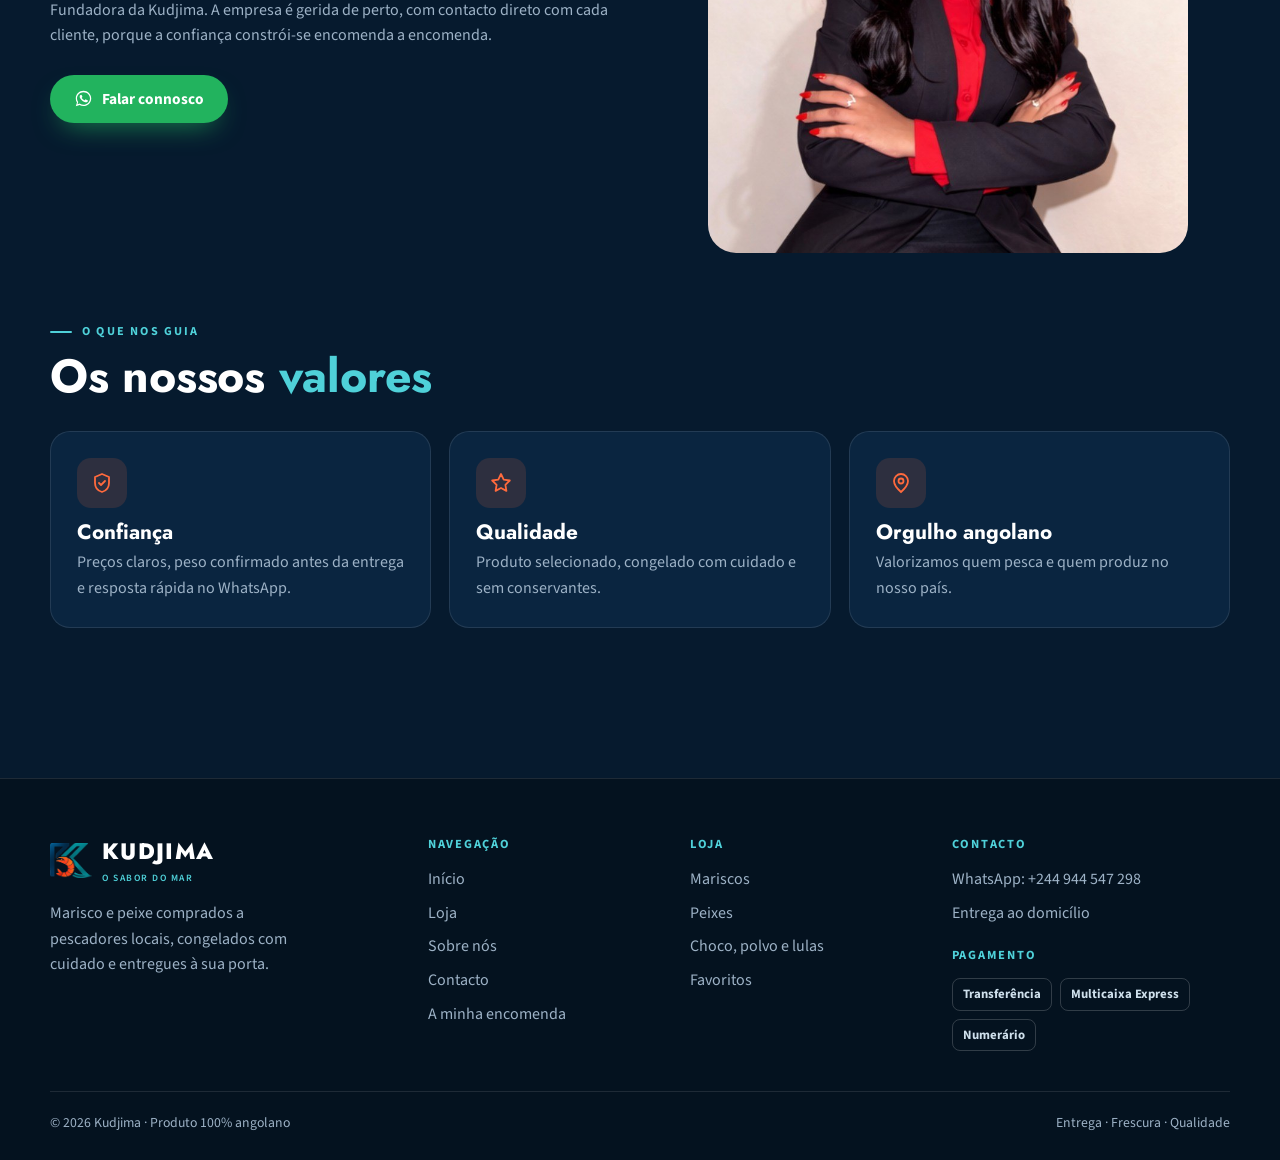
<file: sobre.html>
<!doctype html>
<html lang="pt">
<head>
<meta charset="utf-8">
<meta name="viewport" content="width=device-width, initial-scale=1, viewport-fit=cover">
<title>Sobre nós · Kudjima</title>
<link rel="preconnect" href="https://fonts.googleapis.com">
<link rel="stylesheet" href="https://fonts.googleapis.com/css2?family=Jost:wght@500;600;700;800&family=Source+Sans+3:wght@400;600;700&display=swap">
<link rel="stylesheet" href="assets/style.css">
<style>:root{padding-top:env(safe-area-inset-top,0px);padding-bottom:env(safe-area-inset-bottom,0px)}</style>
</head>
<body>
<main id="page" data-page="about" class="page">
<section class="ptitle"><canvas id="ptCanvas"></canvas><div class="wrap">
<nav class="crumbs" aria-label="Caminho"><a href="index.html">Início</a><span>/</span><span>Sobre nós</span></nav>
<h1>Sobre a <em style="font-style:normal;color:var(--aqua)">Kudjima</em></h1><p class="lead" style="margin-top:12px">O sabor do mar.</p></div></section>
<section>
  <div class="wrap split">
    <div class="pic rv"><img src="img/sobre-pescador.jpg" alt="Pescadores a recolher as redes numa praia ao pôr do sol"></div>
    <div class="rv">
      <p class="kicker">A nossa história</p>
      <h2 class="h2">Uma empresa angolana <em>feita de mar</em></h2>
      <p>A Kudjima nasceu para levar marisco e peixe de qualidade às casas angolanas de forma simples. Compramos diretamente a pescadores e fornecedores locais, escolhemos cada peça e congelamos logo à chegada para manter o sabor.</p>
      <p>Hoje servimos famílias que encomendam pelo WhatsApp e recebem em casa. O próximo passo é chegar a restaurantes, hotéis e, mais tarde, às prateleiras dos supermercados.</p>
      <p class="quote">A nossa missão: que cada encomenda chegue como gostaríamos de a receber em nossa casa.</p>
    </div>
  </div>
</section>
<section style="padding-top:0">
  <div class="wrap">
    <div class="head"><div><p class="kicker">Do mar à sua porta</p><h2 class="h2">O nosso <em>processo</em></h2></div></div>
    <ol class="timeline">
      <li class="rv"><span class="dot"><svg aria-hidden="true"><use href="#i-boat"/></svg></span><h3>Compra local</h3><p>Compramos a pescadores e fornecedores angolanos.</p></li>
      <li class="rv"><span class="dot"><svg aria-hidden="true"><use href="#i-star"/></svg></span><h3>Seleção</h3><p>Escolhemos peça a peça e separamos por tamanho.</p></li>
      <li class="rv"><span class="dot"><svg aria-hidden="true"><use href="#i-snow"/></svg></span><h3>Congelamento</h3><p>Congelamos logo à chegada e embalamos com cuidado.</p></li>
      <li class="rv"><span class="dot"><svg aria-hidden="true"><use href="#i-truck"/></svg></span><h3>Entrega</h3><p>Levamos à sua porta, na hora combinada consigo.</p></li>
    </ol>
  </div>
</section>
<section style="padding-top:0">
  <div class="wrap split">
    <div class="rv" style="order:2"><div class="pic" style="aspect-ratio:1/1;max-width:480px;margin-inline:auto"><img src="img/fundadora.jpg" alt="Nataniela de Melo, fundadora da Kudjima" style="object-position:center top"></div></div>
    <div class="rv">
      <p class="kicker">Quem está por trás</p>
      <h2 class="h2">Nataniela <em>de Melo</em></h2>
      <p>Fundadora da Kudjima. A empresa é gerida de perto, com contacto direto com cada cliente, porque a confiança constrói-se encomenda a encomenda.</p>
      <a class="btn btn-wa" data-wa="Olá Nataniela! Gostaria de falar sobre a Kudjima." href="#" style="margin-top:10px"><svg aria-hidden="true"><use href="#i-wa"/></svg>Falar connosco</a>
    </div>
  </div>
</section>
<section style="padding-top:0">
  <div class="wrap">
    <div class="head"><div><p class="kicker">O que nos guia</p><h2 class="h2">Os nossos <em>valores</em></h2></div></div>
    <div class="values">
      <div class="val rv"><span class="ic"><svg aria-hidden="true"><use href="#i-shield"/></svg></span><h3>Confiança</h3><p>Preços claros, peso confirmado antes da entrega e resposta rápida no WhatsApp.</p></div>
      <div class="val rv"><span class="ic"><svg aria-hidden="true"><use href="#i-star"/></svg></span><h3>Qualidade</h3><p>Produto selecionado, congelado com cuidado e sem conservantes.</p></div>
      <div class="val rv"><span class="ic"><svg aria-hidden="true"><use href="#i-pin"/></svg></span><h3>Orgulho angolano</h3><p>Valorizamos quem pesca e quem produz no nosso país.</p></div>
    </div>
  </div>
</section>
</main>
<script src="assets/app.js" charset="utf-8"></script>
</body>
</html>
</file>
<file: assets/style.css>
/* Kudjima — deep-ocean theme. Dark navy ground, ice-white product cards, aqua highlight, coral for actions, WhatsApp green only for WhatsApp. */
:root{
  --deep:#061A2E; --deep-2:#0A2540; --panel:#0D2C4B; --panel-2:#113457;
  --line:rgba(255,255,255,.10); --line-2:rgba(255,255,255,.18);
  --text:#E4EDF4; --muted:#9DB2C6; --aqua:#4FD1D9; --aqua-2:#2BA8B4;
  --coral:#FF6A3D; --coral-2:#E8552A; --wa:#22B35E; --wa-2:#1A9550;
  --card:#F2F7FA; --card-2:#E3EDF2; --card-ink:#0E2E55; --card-muted:#5A6E82;
  --display:"Jost","Futura","Century Gothic",system-ui,sans-serif;
  --body:"Source Sans 3",system-ui,-apple-system,"Segoe UI",sans-serif;
  --r:16px; --ease:cubic-bezier(.2,.7,.2,1);
  color-scheme:dark;
}
*{box-sizing:border-box}
[hidden]{display:none!important}
html{scroll-behavior:smooth}
body{background:var(--deep);color:var(--text);font:400 16px/1.6 var(--body);margin:0;overflow-x:hidden}
img{max-width:100%;display:block}
a{color:inherit}
button,input,select,textarea{font:inherit;color:inherit}
h1,h2,h3,h4{font-family:var(--display);margin:0;line-height:1.05;text-wrap:balance;color:#fff}
:focus-visible{outline:3px solid var(--aqua);outline-offset:3px;border-radius:8px}
.wrap{max-width:1220px;margin-inline:auto;padding-inline:20px}
.page{animation:pagein .6s var(--ease) both}
@keyframes pagein{from{opacity:0;transform:translateY(10px)}}

/* type helpers */
.kicker{font:700 .76rem var(--body);letter-spacing:.18em;text-transform:uppercase;color:var(--aqua);margin:0 0 12px;display:flex;align-items:center;gap:10px}
.kicker::before{content:"";width:22px;height:2px;background:currentColor;border-radius:2px}
.h2{font-size:clamp(1.9rem,4vw,2.9rem);font-weight:700;letter-spacing:-.005em}
.h2 em,.h1 em{font-style:normal;color:var(--aqua)}
.lead{font-size:1.1rem;color:var(--muted);max-width:52ch}
section{padding-block:70px}
.head{display:flex;flex-wrap:wrap;justify-content:space-between;align-items:end;gap:14px 30px;margin-bottom:30px}
.more{display:inline-flex;align-items:center;gap:8px;font-weight:700;color:#fff;text-decoration:none;white-space:nowrap}
.more svg{width:18px;height:18px;transition:transform .25s var(--ease)}
.more:hover svg{transform:translateX(4px)}

/* buttons */
.btn{display:inline-flex;align-items:center;justify-content:center;gap:9px;font:700 .96rem var(--body);border-radius:999px;padding:13px 24px;text-decoration:none;border:0;cursor:pointer;transition:transform .2s var(--ease),background .2s,box-shadow .2s;white-space:nowrap}
.btn svg{width:19px;height:19px;flex:none}
.btn:hover{transform:translateY(-2px)}
.btn:active{transform:translateY(0)}
.btn-coral{background:var(--coral);color:#fff;box-shadow:0 12px 28px -12px rgba(255,106,61,.8)}
.btn-coral:hover{background:var(--coral-2)}
.btn-wa{background:var(--wa);color:#fff;box-shadow:0 12px 28px -12px rgba(34,179,94,.8)}
.btn-wa:hover{background:var(--wa-2)}
.btn-line{background:transparent;color:#fff;box-shadow:inset 0 0 0 1.5px var(--line-2)}
.btn-line:hover{box-shadow:inset 0 0 0 1.5px var(--aqua)}
.btn .arr{transition:transform .25s var(--ease)}
.btn:hover .arr{transform:translateX(4px)}

/* info bar + header */
.info{background:linear-gradient(90deg,#0B3A5E,#0A2E4E);font-size:.84rem;color:#CFE0EC}
.info .wrap{display:flex;justify-content:space-between;gap:8px 20px;flex-wrap:wrap;padding-block:7px}
.info span{display:inline-flex;align-items:center;gap:7px}
.info svg{width:15px;height:15px;color:var(--aqua)}
@media (max-width:700px){.info .hm{display:none}.info .wrap{justify-content:center}}
.hdr{position:sticky;top:env(safe-area-inset-top,0px);z-index:40;background:rgba(6,26,46,.82);backdrop-filter:blur(14px);-webkit-backdrop-filter:blur(14px);border-bottom:1px solid var(--line);transition:background .3s}
.hdr.scrolled{background:rgba(6,26,46,.96)}
.hdr .wrap{display:flex;align-items:center;gap:20px;padding-block:12px}
.brand{display:flex;align-items:center;gap:10px;text-decoration:none;flex:none}
.brand img{width:42px}
.brand .wm{display:flex;flex-direction:column;line-height:1}
.brand b{font:800 1.4rem var(--display);letter-spacing:.06em;color:#fff}
.brand small{font:600 .6rem var(--body);letter-spacing:.16em;text-transform:uppercase;color:var(--aqua);margin-top:4px}
.menu{display:flex;gap:4px;margin-inline:auto}
.menu a{position:relative;text-decoration:none;font-weight:600;color:var(--muted);padding:8px 14px;border-radius:999px;transition:color .2s}
.menu a:hover{color:#fff}
.menu a.on{color:#fff}
.menu a.on::after{content:"";position:absolute;left:14px;right:14px;bottom:2px;height:2px;border-radius:2px;background:var(--aqua)}
.tools{display:flex;align-items:center;gap:6px}
.ib{position:relative;width:42px;height:42px;border-radius:50%;border:0;background:transparent;color:#fff;display:grid;place-items:center;cursor:pointer;text-decoration:none;transition:background .2s}
.ib:hover{background:var(--line)}
.ib svg{width:22px;height:22px}
.ib .n{position:absolute;right:2px;top:2px;min-width:18px;height:18px;border-radius:999px;background:var(--coral);color:#fff;font:700 .68rem var(--body);display:grid;place-items:center;padding-inline:4px}
.ib .n.bump{animation:bump .5s var(--ease)}
@keyframes bump{40%{transform:scale(1.5)}}
.burger{display:none}
@media (max-width:960px){.menu{display:none}.burger{display:grid}.tools{margin-left:auto}}

/* search overlay */
.search-ov{position:fixed;inset:0;z-index:80;background:rgba(4,16,30,.92);backdrop-filter:blur(10px);display:flex;flex-direction:column;align-items:center;padding:calc(90px + env(safe-area-inset-top,0px)) 20px 20px;animation:fadein .25s ease}
@keyframes fadein{from{opacity:0}}
.search-ov form{width:min(680px,100%);display:flex;align-items:center;gap:10px;border-bottom:2px solid var(--aqua);padding-bottom:8px}
.search-ov input{flex:1;min-width:0;background:transparent;border:0;outline:none;font:600 clamp(1.4rem,4vw,2.2rem) var(--display);color:#fff}
.search-ov .res{width:min(680px,100%);margin-top:20px;display:grid;gap:8px;max-height:60vh;overflow:auto}
.search-ov .res a{display:flex;align-items:center;gap:14px;padding:8px;border-radius:12px;text-decoration:none;transition:background .2s}
.search-ov .res a:hover{background:var(--line)}
.search-ov .res img{width:56px;height:56px;border-radius:10px;object-fit:cover}
.search-ov .res span{font-weight:700}
.search-ov .res small{display:block;color:var(--muted);font-weight:400}
.search-ov .close{position:absolute;top:calc(20px + env(safe-area-inset-top,0px));right:20px}

/* mobile nav */
.mnav{position:fixed;inset:0 0 0 auto;width:min(340px,86%);background:var(--deep-2);z-index:90;padding:calc(24px + env(safe-area-inset-top,0px)) 24px 24px;display:flex;flex-direction:column;gap:6px;animation:slidein .35s var(--ease)}
@keyframes slidein{from{transform:translateX(100%)}}
.mnav a{text-decoration:none;font:600 1.4rem var(--display);padding:10px 0;border-bottom:1px solid var(--line);color:#fff}
.mnav a.on{color:var(--aqua)}
.mnav .btn{margin-top:18px}
.scrim{position:fixed;inset:0;background:rgba(2,10,20,.6);z-index:85;animation:fadein .25s ease}

/* hero */
.hero{position:relative;overflow:hidden;background:radial-gradient(70% 90% at 85% 20%,#0F3E66 0%,transparent 60%),radial-gradient(60% 70% at 0% 100%,#0A3352 0%,transparent 60%),var(--deep)}
.hero canvas{position:absolute;inset:0;width:100%;height:100%;pointer-events:none}
.hero .wrap{position:relative;display:grid;grid-template-columns:1.05fr .95fr;gap:40px;align-items:center;padding-block:56px 80px}
.h1{font-size:clamp(2.7rem,6.2vw,5rem);font-weight:800;letter-spacing:-.015em;line-height:1}
.h1 .ln{display:block;overflow:hidden;padding-bottom:.06em}
.h1 .ln>span{display:block;animation:lineup .9s var(--ease) both}
.h1 .ln:nth-child(2)>span{animation-delay:.12s}
.h1 .ln:nth-child(3)>span{animation-delay:.24s}
@keyframes lineup{from{transform:translateY(105%)}}
.hero .lead{margin:22px 0 30px;animation:pagein .8s .35s var(--ease) both}
.hero .ctas{display:flex;flex-wrap:wrap;gap:12px;animation:pagein .8s .45s var(--ease) both}
.trust{display:flex;flex-wrap:wrap;gap:16px 28px;margin-top:38px;animation:pagein .8s .55s var(--ease) both}
.trust div{display:flex;align-items:center;gap:11px}
.trust .ic{width:42px;height:42px;border-radius:12px;background:var(--line);display:grid;place-items:center;color:var(--aqua);flex:none}
.trust .ic svg{width:21px;height:21px}
.trust b{display:block;color:#fff;font-weight:700;line-height:1.2;font-size:.95rem}
.trust small{color:var(--muted);font-size:.84rem}

.show{position:relative;aspect-ratio:1;width:100%;max-width:540px;justify-self:center;animation:pagein 1s .2s var(--ease) both}
.show .ring{position:absolute;inset:3%;border-radius:50%;border:1.5px dashed rgba(79,209,217,.35);animation:spin 40s linear infinite}
@keyframes spin{to{transform:rotate(360deg)}}
.show .frame{position:absolute;inset:9%;border-radius:46% 54% 50% 50% / 52% 46% 54% 48%;overflow:hidden;box-shadow:0 40px 80px -30px rgba(0,0,0,.7),0 0 0 8px rgba(255,255,255,.04);animation:morph 14s ease-in-out infinite}
@keyframes morph{50%{border-radius:54% 46% 44% 56% / 46% 56% 44% 54%}}
.show .slide{position:absolute;inset:0;opacity:0;transform:scale(1.08);transition:opacity 1s ease,transform 6s ease}
.show .slide.on{opacity:1;transform:scale(1)}
.show .slide img{width:100%;height:100%;object-fit:cover}
.stamp{position:absolute;right:0;bottom:8%;width:130px;height:130px;border-radius:50%;background:var(--coral);display:grid;place-items:center;box-shadow:0 18px 40px -12px rgba(0,0,0,.6)}
.stamp svg.txt{position:absolute;inset:0;width:100%;height:100%;animation:spin 18s linear infinite}
.stamp svg.txt text{font:700 11.5px var(--body);letter-spacing:3.2px;fill:#fff;text-transform:uppercase}
.stamp .core{font:800 1.5rem var(--display);color:#fff;line-height:1;text-align:center}
.stamp .core small{display:block;font:700 .62rem var(--body);letter-spacing:.14em}
.chipf{position:absolute;display:flex;align-items:center;gap:10px;background:rgba(10,37,64,.85);backdrop-filter:blur(8px);border:1px solid var(--line-2);border-radius:14px;padding:8px 14px 8px 8px;font-weight:700;font-size:.9rem;color:#fff;animation:bob 5s ease-in-out infinite}
.chipf img{width:40px;height:40px;border-radius:10px;object-fit:cover}
.chipf small{display:block;color:var(--aqua);font-weight:600;font-size:.78rem}
.chipf.c1{left:-2%;top:16%}
.chipf.c2{left:4%;bottom:6%;animation-delay:-2.5s}
@keyframes bob{50%{transform:translateY(-10px)}}
.dots{position:absolute;left:50%;bottom:-4%;transform:translateX(-50%);display:flex;gap:8px}
.dots button{width:9px;height:9px;border-radius:999px;border:0;background:var(--line-2);cursor:pointer;padding:0;transition:width .3s,background .3s}
.dots button.on{width:28px;background:var(--aqua)}
@media (max-width:900px){
  .hero .wrap{grid-template-columns:1fr;padding-block:36px 70px}
  .show{max-width:420px}
  .stamp{width:100px;height:100px}.stamp svg.txt text{font-size:10.5px;letter-spacing:2.4px}.stamp .core{font-size:1.15rem}
}

/* marquee */
.marqwrap{overflow:hidden;padding-block:14px}
.marq{background:var(--coral);color:#fff;transform:rotate(-1.5deg);margin-inline:-20px;overflow:hidden;padding-block:14px;box-shadow:0 20px 40px -20px rgba(0,0,0,.6);position:relative;z-index:2}
.marq .track{display:flex;width:max-content;animation:marq 38s linear infinite}
.marq span{font:700 1.3rem var(--display);text-transform:uppercase;letter-spacing:.04em;padding-inline:22px;display:flex;align-items:center;gap:22px;white-space:nowrap}
.marq span::after{content:"✦";font-size:.9rem;opacity:.8}
@keyframes marq{to{transform:translateX(-50%)}}

/* about band */
.band{background:linear-gradient(120deg,var(--panel),var(--deep-2));border:1px solid var(--line);border-radius:28px;display:grid;grid-template-columns:.9fr 1.1fr .7fr;align-items:stretch;overflow:hidden}
.band .pic{position:relative;min-height:300px}
.band .pic img{position:absolute;inset:0;width:100%;height:100%;object-fit:cover}
.band .pic::after{content:"";position:absolute;inset:0;background:linear-gradient(90deg,transparent 60%,var(--panel))}
.band .txt{padding:40px 34px;display:flex;flex-direction:column;justify-content:center;gap:14px}
.band .txt p{margin:0;color:var(--muted)}
.band .txt .btn{align-self:flex-start;margin-top:6px}
.stats{border-left:1px solid var(--line);padding:30px;display:flex;flex-direction:column;justify-content:center;gap:24px}
.stat{display:flex;align-items:center;gap:14px}
.stat .ic{width:46px;height:46px;border-radius:14px;background:rgba(79,209,217,.12);color:var(--aqua);display:grid;place-items:center;flex:none}
.stat .ic svg{width:22px;height:22px}
.stat b{display:block;font:800 1.8rem var(--display);color:#fff;line-height:1;font-variant-numeric:tabular-nums}
.stat small{color:var(--muted)}
@media (max-width:960px){.band{grid-template-columns:1fr}.band .pic::after{background:linear-gradient(180deg,transparent 50%,var(--panel))}.stats{border-left:0;border-top:1px solid var(--line);flex-direction:row;flex-wrap:wrap}}

/* category cards */
.cats{display:grid;grid-template-columns:repeat(3,1fr);gap:20px}
.catc{position:relative;border-radius:22px;overflow:hidden;aspect-ratio:4/3.4;text-decoration:none;display:flex;align-items:flex-end;isolation:isolate}
.catc img{position:absolute;inset:0;width:100%;height:100%;object-fit:cover;z-index:-2;transition:transform .8s var(--ease)}
.catc::before{content:"";position:absolute;inset:0;z-index:-1;background:linear-gradient(180deg,rgba(6,26,46,0) 30%,rgba(6,26,46,.92))}
.catc:hover img{transform:scale(1.08)}
.catc .in{padding:24px;width:100%;display:flex;justify-content:space-between;align-items:end;gap:12px}
.catc h3{font-size:1.8rem;font-weight:700}
.catc small{color:#CFE0EC;font-weight:600}
.catc .go{width:48px;height:48px;border-radius:50%;background:#fff;color:var(--card-ink);display:grid;place-items:center;flex:none;transition:transform .3s var(--ease),background .3s}
.catc:hover .go{transform:rotate(-45deg);background:var(--aqua)}
.catc .go svg{width:20px;height:20px}
@media (max-width:860px){.cats{grid-template-columns:1fr}.catc{aspect-ratio:16/9}}

/* promo */
.promo{position:relative;border-radius:28px;overflow:hidden;background:linear-gradient(110deg,#0E4B6E 0%,#0B3556 45%,transparent 75%),var(--deep-2);display:grid;grid-template-columns:1fr 1fr;min-height:300px;border:1px solid var(--line)}
.promo .txt{padding:44px 40px;display:flex;flex-direction:column;justify-content:center;gap:14px;position:relative;z-index:1}
.promo .txt p{margin:0;color:#CFE0EC;max-width:40ch}
.promo .txt .btn{align-self:flex-start}
.promo .pic{position:relative}
.promo .pic img{position:absolute;inset:0;width:100%;height:100%;object-fit:cover;mask-image:linear-gradient(90deg,transparent,#000 30%);-webkit-mask-image:linear-gradient(90deg,transparent,#000 30%)}
.promo .seal{position:absolute;right:28px;top:50%;transform:translateY(-50%) rotate(-8deg);width:130px;height:130px;border-radius:50%;background:#FFD166;color:#0E2E55;display:grid;place-items:center;text-align:center;font:800 1rem/1.1 var(--display);box-shadow:0 18px 40px -14px rgba(0,0,0,.6);animation:bob 5s ease-in-out infinite}
@media (max-width:860px){.promo{grid-template-columns:1fr}.promo .pic{min-height:200px}.promo .pic img{mask-image:linear-gradient(180deg,transparent,#000 40%);-webkit-mask-image:linear-gradient(180deg,transparent,#000 40%)}.promo .seal{width:100px;height:100px;font-size:.85rem;top:auto;bottom:20px;transform:rotate(-8deg)}}

/* features */
.feats{display:grid;grid-template-columns:repeat(4,1fr);gap:16px}
.feat{background:var(--deep-2);border:1px solid var(--line);border-radius:18px;padding:22px;display:flex;gap:14px;align-items:flex-start;transition:border-color .3s,transform .3s var(--ease)}
.feat:hover{border-color:rgba(79,209,217,.5);transform:translateY(-4px)}
.feat .ic{width:46px;height:46px;border-radius:14px;background:rgba(79,209,217,.12);color:var(--aqua);display:grid;place-items:center;flex:none}
.feat .ic svg{width:22px;height:22px}
.feat b{display:block;color:#fff;font-size:1.02rem}
.feat small{color:var(--muted);font-size:.9rem;line-height:1.4;display:block;margin-top:2px}
@media (max-width:960px){.feats{grid-template-columns:repeat(2,1fr)}}
@media (max-width:520px){.feats{grid-template-columns:1fr}}

/* product cards */
.grid{display:grid;grid-template-columns:repeat(auto-fill,minmax(240px,1fr));gap:20px}
.rail{display:grid;grid-auto-flow:column;grid-auto-columns:minmax(240px,270px);gap:20px;overflow-x:auto;scroll-snap-type:x mandatory;padding-bottom:12px;scrollbar-width:thin;scrollbar-color:var(--line-2) transparent}
.rail>*{scroll-snap-align:start}
.railnav{display:flex;gap:8px}
.pcard{background:var(--card);color:var(--card-ink);border-radius:20px;overflow:hidden;display:flex;flex-direction:column;min-width:0;position:relative;transition:transform .35s var(--ease),box-shadow .35s}
.pcard:hover{transform:translateY(-6px);box-shadow:0 28px 50px -24px rgba(0,0,0,.8)}
.pcard .im{position:relative;aspect-ratio:4/3;overflow:hidden;background:var(--card-2);display:block}
.pcard .im img{width:100%;height:100%;object-fit:cover;transition:transform .7s var(--ease)}
.pcard:hover .im img{transform:scale(1.07)}
.pcard .tag{position:absolute;left:12px;top:12px;background:rgba(255,255,255,.92);color:var(--card-ink);font:700 .68rem var(--body);letter-spacing:.12em;text-transform:uppercase;padding:5px 10px;border-radius:999px}
.pcard .acts{position:absolute;right:10px;top:10px;display:flex;flex-direction:column;gap:6px}
.pcard .acts button{width:36px;height:36px;border-radius:50%;border:0;background:rgba(255,255,255,.92);color:var(--card-ink);display:grid;place-items:center;cursor:pointer;transition:transform .2s,background .2s}
.pcard .acts button:hover{transform:scale(1.1)}
.pcard .acts svg{width:18px;height:18px}
.pcard .acts .fav.on{color:var(--coral)}
.pcard .acts .fav.on svg{fill:currentColor}
.pcard .acts .qv{opacity:0;transform:translateX(8px);transition:opacity .25s,transform .25s}
.pcard:hover .acts .qv,.pcard .acts .qv:focus-visible{opacity:1;transform:none}
@media (hover:none){.pcard .acts .qv{opacity:1;transform:none}}
.pcard .bd{padding:14px 16px 16px;display:flex;flex-direction:column;gap:10px;flex:1}
.pcard h3{font-size:1.22rem;font-weight:700;color:var(--card-ink)}
.pcard h3 a{text-decoration:none}
.pcard h3 a:hover{color:var(--aqua-2)}
.sizes{display:flex;flex-wrap:wrap;gap:6px}
.sz{border:1px solid #CBD9E2;background:transparent;color:var(--card-ink);font:600 .8rem var(--body);padding:4px 9px;border-radius:8px;cursor:pointer;transition:background .2s,color .2s,border-color .2s}
.sz:hover{border-color:var(--card-ink)}
.sz[aria-pressed="true"]{background:var(--card-ink);border-color:var(--card-ink);color:#fff}
.uniq{font-size:.82rem;color:var(--card-muted)}
.pf{display:flex;align-items:center;justify-content:space-between;gap:10px;margin-top:auto}
.price{font:800 1.35rem var(--display);font-variant-numeric:tabular-nums;white-space:nowrap;color:var(--card-ink)}
.price small{font:600 .76rem var(--body);color:var(--card-muted);margin-right:4px}
.add{display:inline-flex;align-items:center;gap:7px;border:0;background:var(--coral);color:#fff;font:700 .86rem var(--body);padding:9px 14px;border-radius:999px;cursor:pointer;transition:background .2s,transform .2s}
.add:hover{background:var(--coral-2);transform:translateY(-1px)}
.add svg{width:17px;height:17px}
.stepper{display:inline-flex;align-items:center;background:var(--card-ink);border-radius:999px;color:#fff}
.stepper button{width:34px;height:36px;border:0;background:transparent;color:#fff;font:700 1.1rem var(--body);cursor:pointer}
.stepper span{min-width:24px;text-align:center;font-weight:700;font-variant-numeric:tabular-nums}
.empty{grid-column:1/-1;text-align:center;color:var(--muted);padding:40px 0}

/* reveal on scroll (scroll-driven; static where unsupported) */
@supports (animation-timeline:view()){
  .rv{animation:rv linear both;animation-timeline:view();animation-range:entry 0% entry 35%}
  @keyframes rv{from{opacity:.35;transform:translateY(28px)}}
}

/* steps */
.steps{display:grid;grid-template-columns:repeat(3,1fr);gap:20px;list-style:none;padding:0;margin:0;counter-reset:s}
.steps li{background:var(--deep-2);border:1px solid var(--line);border-radius:20px;padding:26px;position:relative;overflow:hidden}
.steps li::before{counter-increment:s;content:"0" counter(s);font:800 4.2rem var(--display);color:rgba(79,209,217,.14);position:absolute;right:16px;top:-6px;line-height:1}
.steps .ic{width:52px;height:52px;border-radius:16px;background:var(--aqua);color:var(--deep);display:grid;place-items:center;margin-bottom:16px}
.steps .ic svg{width:24px;height:24px}
.steps h3{font-size:1.3rem;margin-bottom:6px}
.steps p{margin:0;color:var(--muted)}
@media (max-width:860px){.steps{grid-template-columns:1fr}}

/* news band */
.news{background:linear-gradient(100deg,#0E4B6E,#0B3556);border-radius:24px;padding:30px 34px;display:grid;grid-template-columns:auto 1fr auto;gap:22px;align-items:center;border:1px solid var(--line)}
.news .ic{width:60px;height:60px;border-radius:50%;background:var(--aqua);color:var(--deep);display:grid;place-items:center}
.news .ic svg{width:28px;height:28px}
.news h3{font-size:1.5rem}
.news p{margin:4px 0 0;color:#CFE0EC}
@media (max-width:760px){.news{grid-template-columns:1fr}}

/* page title band */
.ptitle{position:relative;overflow:hidden;padding-block:56px 46px;background:radial-gradient(60% 120% at 90% 0%,#0F3E66,transparent 60%),var(--deep)}
.ptitle canvas{position:absolute;inset:0;width:100%;height:100%;pointer-events:none}
.ptitle .wrap{position:relative}
.ptitle h1{font-size:clamp(2.3rem,5vw,3.8rem);font-weight:800}
.crumbs{display:flex;gap:8px;font-size:.88rem;color:var(--muted);margin-bottom:14px;flex-wrap:wrap}
.crumbs a{text-decoration:none}
.crumbs a:hover{color:#fff}

/* shop */
.shop{display:grid;grid-template-columns:260px 1fr;gap:30px;align-items:start}
.side{position:sticky;top:calc(90px + env(safe-area-inset-top,0px));background:var(--deep-2);border:1px solid var(--line);border-radius:20px;padding:22px;display:flex;flex-direction:column;gap:22px}
.side h4{font:700 .78rem var(--body);letter-spacing:.14em;text-transform:uppercase;color:var(--aqua);margin-bottom:10px}
.opts{display:grid;gap:4px}
.opt{display:flex;justify-content:space-between;align-items:center;border:0;background:transparent;color:var(--muted);text-align:left;padding:9px 12px;border-radius:10px;cursor:pointer;font-weight:600;transition:background .2s,color .2s}
.opt:hover{background:var(--line);color:#fff}
.opt[aria-pressed="true"]{background:rgba(79,209,217,.14);color:#fff}
.opt small{background:var(--line);border-radius:999px;padding:1px 8px;font-size:.75rem}
.range{width:100%;accent-color:var(--aqua)}
.rangev{display:flex;justify-content:space-between;font-size:.85rem;color:var(--muted);font-variant-numeric:tabular-nums}
.check{display:flex;align-items:center;gap:10px;cursor:pointer;font-weight:600}
.check input{width:18px;height:18px;accent-color:var(--coral)}
.shopbar{display:flex;flex-wrap:wrap;gap:12px;align-items:center;justify-content:space-between;margin-bottom:20px}
.shopbar .count{color:var(--muted)}
.field{display:flex;align-items:center;gap:8px;background:var(--deep-2);border:1px solid var(--line-2);border-radius:999px;padding:0 14px}
.field svg{width:17px;height:17px;color:var(--muted);flex:none}
.field input,.field select{background:transparent;border:0;outline:none;padding:10px 0;min-width:0;color:#fff}
.field select option{background:var(--deep-2)}
.fbtn{display:none}
@media (max-width:900px){
  .shop{grid-template-columns:1fr}
  .side{position:fixed;inset:0 auto 0 0;width:min(320px,88%);z-index:90;border-radius:0;overflow-y:auto;padding-top:calc(24px + env(safe-area-inset-top,0px));display:none}
  .side.open{display:flex;animation:slidel .35s var(--ease)}
  .fbtn{display:inline-flex}
}
@keyframes slidel{from{transform:translateX(-100%)}}

/* product page */
.pd{display:grid;grid-template-columns:1.05fr 1fr;gap:46px;align-items:start}
.gal{position:sticky;top:calc(96px + env(safe-area-inset-top,0px))}
.gal .main{border-radius:26px;overflow:hidden;aspect-ratio:4/3.2;background:var(--card-2);position:relative;cursor:zoom-in}
.gal .main img{width:100%;height:100%;object-fit:cover;transition:transform .3s ease}
.gal .badge{position:absolute;left:16px;top:16px;background:var(--coral);color:#fff;font:700 .74rem var(--body);letter-spacing:.12em;text-transform:uppercase;padding:6px 12px;border-radius:999px}
.pd h1{font-size:clamp(2.4rem,5vw,3.6rem);font-weight:800}
.pd .desc{color:var(--muted);font-size:1.08rem;margin:14px 0 22px}
.pd .bigprice{font:800 2.6rem var(--display);color:#fff;font-variant-numeric:tabular-nums}
.pd .bigprice small{font:600 1rem var(--body);color:var(--muted);margin-left:6px}
.pd .sizes .sz{border-color:var(--line-2);color:#fff;font-size:.95rem;padding:8px 14px;border-radius:10px}
.pd .sizes .sz[aria-pressed="true"]{background:var(--aqua);border-color:var(--aqua);color:var(--deep)}
.pd .lbl{font:700 .78rem var(--body);letter-spacing:.14em;text-transform:uppercase;color:var(--aqua);margin:22px 0 10px}
.qtyrow{display:flex;flex-wrap:wrap;gap:12px;align-items:center;margin-top:24px}
.qbox{display:inline-flex;align-items:center;border:1px solid var(--line-2);border-radius:999px}
.qbox button{width:44px;height:48px;border:0;background:transparent;color:#fff;font-size:1.3rem;cursor:pointer}
.qbox span{min-width:34px;text-align:center;font-weight:700;font-size:1.1rem;font-variant-numeric:tabular-nums}
.tabs{display:flex;gap:4px;border-bottom:1px solid var(--line);margin-top:34px;overflow-x:auto}
.tab{border:0;background:transparent;color:var(--muted);font-weight:700;padding:12px 16px;cursor:pointer;border-bottom:2px solid transparent;margin-bottom:-1px;white-space:nowrap}
.tab[aria-selected="true"]{color:#fff;border-color:var(--aqua)}
.tabp{padding:18px 0;color:var(--muted)}
.tabp ul{margin:0;padding-left:20px;display:grid;gap:6px}
.facts{display:flex;flex-wrap:wrap;gap:10px;margin-top:20px}
.facts span{display:inline-flex;align-items:center;gap:8px;background:var(--deep-2);border:1px solid var(--line);border-radius:999px;padding:7px 14px;font-size:.88rem;font-weight:600}
.facts svg{width:16px;height:16px;color:var(--aqua)}
@media (max-width:900px){.pd{grid-template-columns:1fr}.gal{position:static}}
.zoom{position:fixed;inset:0;z-index:95;background:rgba(2,10,20,.92);display:grid;place-items:center;padding:20px;cursor:zoom-out;animation:fadein .25s}
.zoom img{max-height:90vh;border-radius:16px}

/* about */
.split{display:grid;grid-template-columns:1fr 1fr;gap:50px;align-items:center}
.split .pic{border-radius:28px;overflow:hidden;aspect-ratio:4/3.4;position:relative}
.split .pic img{width:100%;height:100%;object-fit:cover}
.split p{color:var(--muted)}
@media (max-width:860px){.split{grid-template-columns:1fr}}
.timeline{display:grid;grid-template-columns:repeat(4,1fr);gap:0;position:relative;list-style:none;padding:0;margin:0}
.timeline::before{content:"";position:absolute;left:5%;right:5%;top:34px;height:2px;background:linear-gradient(90deg,var(--aqua),var(--coral))}
.timeline li{text-align:center;padding:0 14px;position:relative}
.timeline .dot{width:68px;height:68px;border-radius:50%;background:var(--deep);border:2px solid var(--aqua);color:var(--aqua);display:grid;place-items:center;margin:0 auto 16px;position:relative}
.timeline .dot svg{width:28px;height:28px}
.timeline h3{font-size:1.2rem;margin-bottom:6px}
.timeline p{margin:0;color:var(--muted);font-size:.95rem}
@media (max-width:860px){.timeline{grid-template-columns:1fr;gap:24px}.timeline::before{left:33px;right:auto;top:0;bottom:0;width:2px;height:auto}.timeline li{text-align:left;display:grid;grid-template-columns:68px 1fr;gap:0 18px;padding:0}.timeline .dot{margin:0;grid-row:span 2}}
.values{display:grid;grid-template-columns:repeat(3,1fr);gap:18px}
.val{background:var(--deep-2);border:1px solid var(--line);border-radius:20px;padding:26px}
.val h3{font-size:1.3rem;margin:14px 0 6px}
.val p{margin:0;color:var(--muted)}
.val .ic{width:50px;height:50px;border-radius:14px;background:rgba(255,106,61,.14);color:var(--coral);display:grid;place-items:center}
.val .ic svg{width:24px;height:24px}
@media (max-width:860px){.values{grid-template-columns:1fr}}
.quote{font:600 clamp(1.4rem,3vw,2rem)/1.3 var(--display);color:#fff;border-left:3px solid var(--coral);padding-left:20px;margin:24px 0}

/* contact */
.cgrid{display:grid;grid-template-columns:.9fr 1.1fr;gap:30px;align-items:start}
.ccard{background:var(--deep-2);border:1px solid var(--line);border-radius:20px;padding:24px;display:flex;gap:16px;align-items:flex-start}
.ccard .ic{width:50px;height:50px;border-radius:14px;background:rgba(79,209,217,.12);color:var(--aqua);display:grid;place-items:center;flex:none}
.ccard .ic svg{width:24px;height:24px}
.ccard b{display:block;color:#fff;font-size:1.05rem}
.ccard .big{font:800 1.6rem var(--display);color:#fff;user-select:all;letter-spacing:.03em}
.ccard p{margin:2px 0 0;color:var(--muted)}
.mini{border:1px solid var(--line-2);background:transparent;color:#fff;border-radius:999px;padding:6px 14px;font-weight:700;font-size:.85rem;cursor:pointer;margin-top:10px}
.form{background:var(--card);color:var(--card-ink);border-radius:24px;padding:30px;display:grid;gap:16px}
.form h2{color:var(--card-ink);font-size:1.8rem}
.form .two{display:grid;grid-template-columns:1fr 1fr;gap:14px}
.form label{display:grid;gap:6px;font-weight:700;font-size:.88rem;color:var(--card-muted)}
.form input,.form select,.form textarea{border:1.5px solid #CBD9E2;border-radius:12px;padding:12px 14px;background:#fff;color:var(--card-ink);outline:none;transition:border-color .2s;width:100%;min-width:0}
.form input:focus,.form select:focus,.form textarea:focus{border-color:var(--aqua-2)}
.form textarea{min-height:110px;resize:vertical}
.form .err{color:#C2361B;font-weight:600;font-size:.88rem;margin:0}
@media (max-width:860px){.cgrid{grid-template-columns:1fr}}
@media (max-width:520px){.form .two{grid-template-columns:1fr}}
.faq{display:grid;gap:10px}
.faq details{background:var(--deep-2);border:1px solid var(--line);border-radius:16px;overflow:hidden}
.faq summary{list-style:none;cursor:pointer;padding:18px 22px;font-weight:700;color:#fff;display:flex;justify-content:space-between;align-items:center;gap:14px}
.faq summary::-webkit-details-marker{display:none}
.faq summary::after{content:"+";font:400 1.6rem var(--display);color:var(--aqua);transition:transform .3s}
.faq details[open] summary::after{transform:rotate(45deg)}
.faq details p{margin:0;padding:0 22px 20px;color:var(--muted)}

/* order page */
.order{display:grid;grid-template-columns:1.4fr 1fr;gap:30px;align-items:start}
.olist{background:var(--card);color:var(--card-ink);border-radius:24px;padding:10px 24px}
.oit{display:grid;grid-template-columns:80px 1fr auto auto;gap:16px;align-items:center;padding:16px 0;border-bottom:1px solid #DCE6EC}
.oit:last-child{border-bottom:0}
.oit img{width:80px;height:80px;border-radius:14px;object-fit:cover}
.oit b{display:block;font:700 1.1rem var(--display)}
.oit small{color:var(--card-muted)}
.oit .sum{font:800 1.1rem var(--display);font-variant-numeric:tabular-nums;white-space:nowrap}
.oit .rm{border:0;background:transparent;color:var(--card-muted);cursor:pointer;font-size:.82rem;padding:0;text-decoration:underline}
@media (max-width:600px){.oit{grid-template-columns:64px 1fr;}.oit img{width:64px;height:64px}.oit .stepper,.oit .sum{grid-column:2}}
.osum{position:sticky;top:calc(96px + env(safe-area-inset-top,0px))}
.osum .form{gap:14px}
.tline{display:flex;justify-content:space-between;align-items:baseline}
.tline b{font:800 2rem var(--display);font-variant-numeric:tabular-nums}
.note{font-size:.84rem;color:var(--card-muted);margin:0}
@media (max-width:900px){.order{grid-template-columns:1fr}.osum{position:static}}

/* drawer */
.drawer{position:fixed;top:0;right:0;bottom:0;width:min(430px,100%);background:var(--deep-2);z-index:90;display:flex;flex-direction:column;padding:calc(22px + env(safe-area-inset-top,0px)) 22px calc(22px + env(safe-area-inset-bottom,0px));border-left:1px solid var(--line);animation:slidein .35s var(--ease)}
.drawer .dh{display:flex;justify-content:space-between;align-items:center;margin-bottom:10px}
.drawer h2{font-size:1.6rem}
.drawer .items{flex:1;overflow-y:auto;min-height:0}
.dit{display:grid;grid-template-columns:60px 1fr auto;gap:12px;align-items:center;padding:12px 0;border-bottom:1px solid var(--line)}
.dit img{width:60px;height:60px;border-radius:12px;object-fit:cover}
.dit b{display:block;color:#fff;line-height:1.25}
.dit small{color:var(--muted)}
.dit .stepper{background:var(--panel-2)}
.drawer .tot{display:flex;justify-content:space-between;align-items:baseline;padding:16px 0 12px}
.drawer .tot b{font:800 1.7rem var(--display);color:#fff;font-variant-numeric:tabular-nums}
.drawer .btns{display:grid;gap:10px}
.drawer .emp{color:var(--muted);padding:30px 0;text-align:center}
.drawer .emp svg{width:60px;height:60px;color:var(--line-2);margin:0 auto 10px}

/* modal */
.modal{position:fixed;inset:0;z-index:95;display:grid;place-items:center;padding:20px;background:rgba(2,10,20,.7);animation:fadein .25s}
.mbox{background:var(--card);color:var(--card-ink);border-radius:26px;width:min(860px,100%);max-height:90vh;overflow:auto;display:grid;grid-template-columns:1fr 1fr;position:relative;animation:pop .35s var(--ease)}
@keyframes pop{from{transform:scale(.94);opacity:0}}
.mbox .im{min-height:320px;background:var(--card-2)}
.mbox .im img{width:100%;height:100%;object-fit:cover}
.mbox .bd{padding:30px;display:flex;flex-direction:column;gap:12px}
.mbox h2{color:var(--card-ink);font-size:2rem}
.mbox p{margin:0;color:var(--card-muted)}
.mbox .x{position:absolute;right:14px;top:14px;background:#fff;color:var(--card-ink)}
@media (max-width:700px){.mbox{grid-template-columns:1fr}.mbox .im{min-height:220px}}
.x{width:40px;height:40px;border-radius:50%;border:0;background:var(--line);color:#fff;font-size:1.1rem;cursor:pointer;display:grid;place-items:center}

/* fly to cart */
.fly{position:fixed;z-index:200;width:70px;height:70px;border-radius:50%;object-fit:cover;pointer-events:none;box-shadow:0 10px 30px rgba(0,0,0,.5);transition:transform .8s cubic-bezier(.5,-.3,.7,1),opacity .8s}

/* footer */
.ftr{background:#04121F;border-top:1px solid var(--line);margin-top:80px;padding-block:56px calc(26px + env(safe-area-inset-bottom,0px))}
.ftr .cols{display:grid;grid-template-columns:1.5fr 1fr 1fr 1.2fr;gap:30px}
.ftr h4{font:700 .78rem var(--body);letter-spacing:.14em;text-transform:uppercase;color:var(--aqua);margin-bottom:14px}
.ftr ul{list-style:none;margin:0;padding:0;display:grid;gap:8px;color:var(--muted)}
.ftr a{text-decoration:none}
.ftr a:hover{color:#fff}
.ftr p{color:var(--muted);max-width:34ch}
.pay{display:flex;flex-wrap:wrap;gap:8px}
.pay span{border:1px solid var(--line-2);border-radius:8px;padding:5px 10px;font-size:.8rem;font-weight:700;color:#CFE0EC}
.ftr .bottom{border-top:1px solid var(--line);margin-top:40px;padding-top:20px;display:flex;justify-content:space-between;flex-wrap:wrap;gap:10px;font-size:.86rem;color:var(--muted)}
@media (max-width:900px){.ftr .cols{grid-template-columns:1fr 1fr}}
@media (max-width:520px){.ftr .cols{grid-template-columns:1fr}}

.fab{position:fixed;right:18px;bottom:calc(18px + env(safe-area-inset-bottom,0px));z-index:50;width:60px;height:60px;border-radius:50%;background:var(--wa);color:#fff;display:grid;place-items:center;box-shadow:0 14px 30px -10px rgba(0,0,0,.6);text-decoration:none;transition:transform .2s}
.fab:hover{transform:scale(1.08)}
.fab svg{width:30px;height:30px}
.fab::after{content:"";position:absolute;inset:0;border-radius:50%;border:2px solid var(--wa);animation:ping 2.6s ease-out infinite}
@keyframes ping{to{transform:scale(1.6);opacity:0}}
.totop{position:fixed;right:24px;bottom:calc(90px + env(safe-area-inset-bottom,0px));z-index:50;width:46px;height:46px;border-radius:50%;border:1px solid var(--line-2);background:var(--deep-2);color:#fff;display:grid;place-items:center;cursor:pointer;opacity:0;pointer-events:none;transform:translateY(10px);transition:opacity .3s,transform .3s}
.totop.on{opacity:1;pointer-events:auto;transform:none}
.totop svg{width:20px;height:20px}
.toast{position:fixed;left:50%;bottom:calc(96px + env(safe-area-inset-bottom,0px));transform:translateX(-50%);background:#fff;color:var(--card-ink);padding:12px 18px;border-radius:14px;font-weight:700;z-index:210;max-width:calc(100% - 32px);display:flex;align-items:center;gap:10px;box-shadow:0 20px 40px -14px rgba(0,0,0,.6);animation:toastin .35s var(--ease)}
.toast svg{width:20px;height:20px;color:var(--wa)}
@keyframes toastin{from{opacity:0;transform:translate(-50%,14px)}}

@media (prefers-reduced-motion:reduce){*,*::before,*::after{animation:none!important;transition:none!important}html{scroll-behavior:auto}.show .slide{transition:opacity .01s}}
.pd>*{min-width:0}
@media (max-width:480px){.hdr .wrap{gap:10px}.tools{gap:0}.ib{width:38px;height:38px}.brand img{width:36px}.brand b{font-size:1.2rem}}

@media (min-width:901px){.fbtn{display:none!important}}
.pf{flex-wrap:wrap}
</file>
